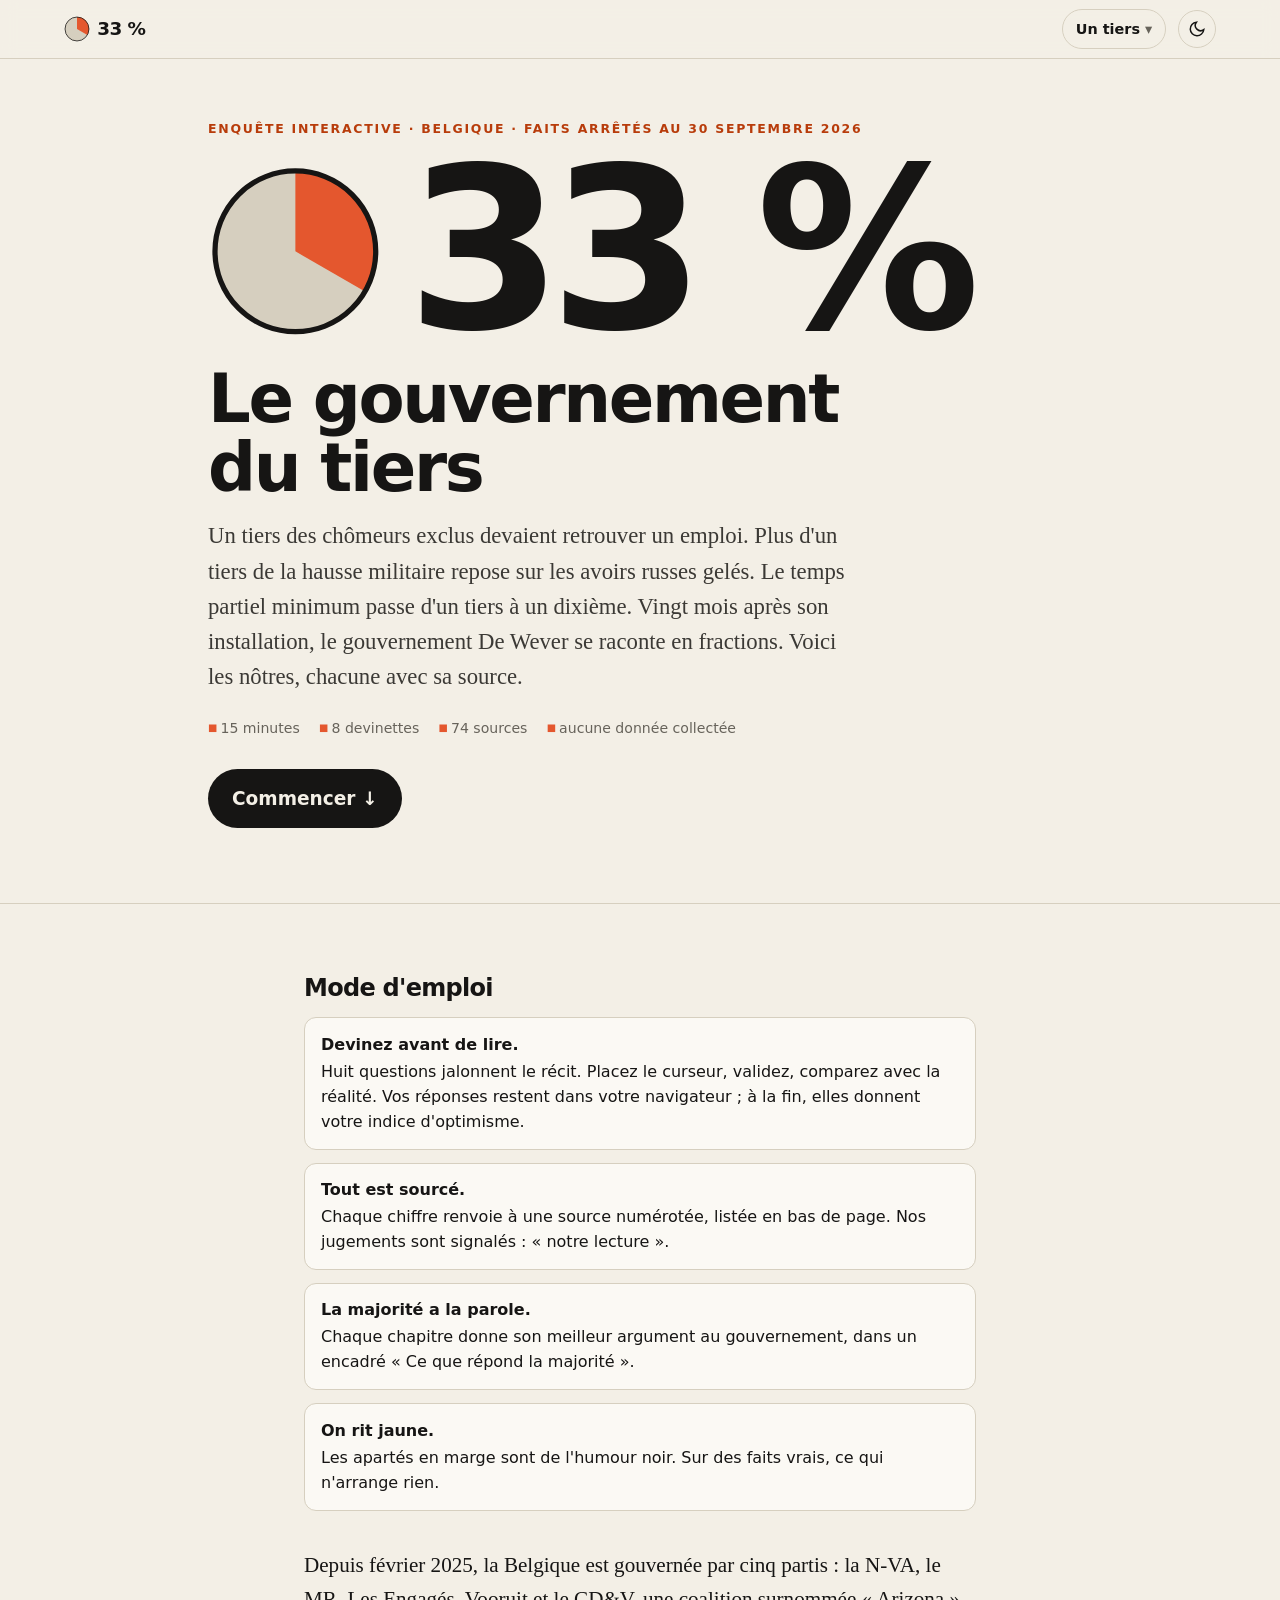
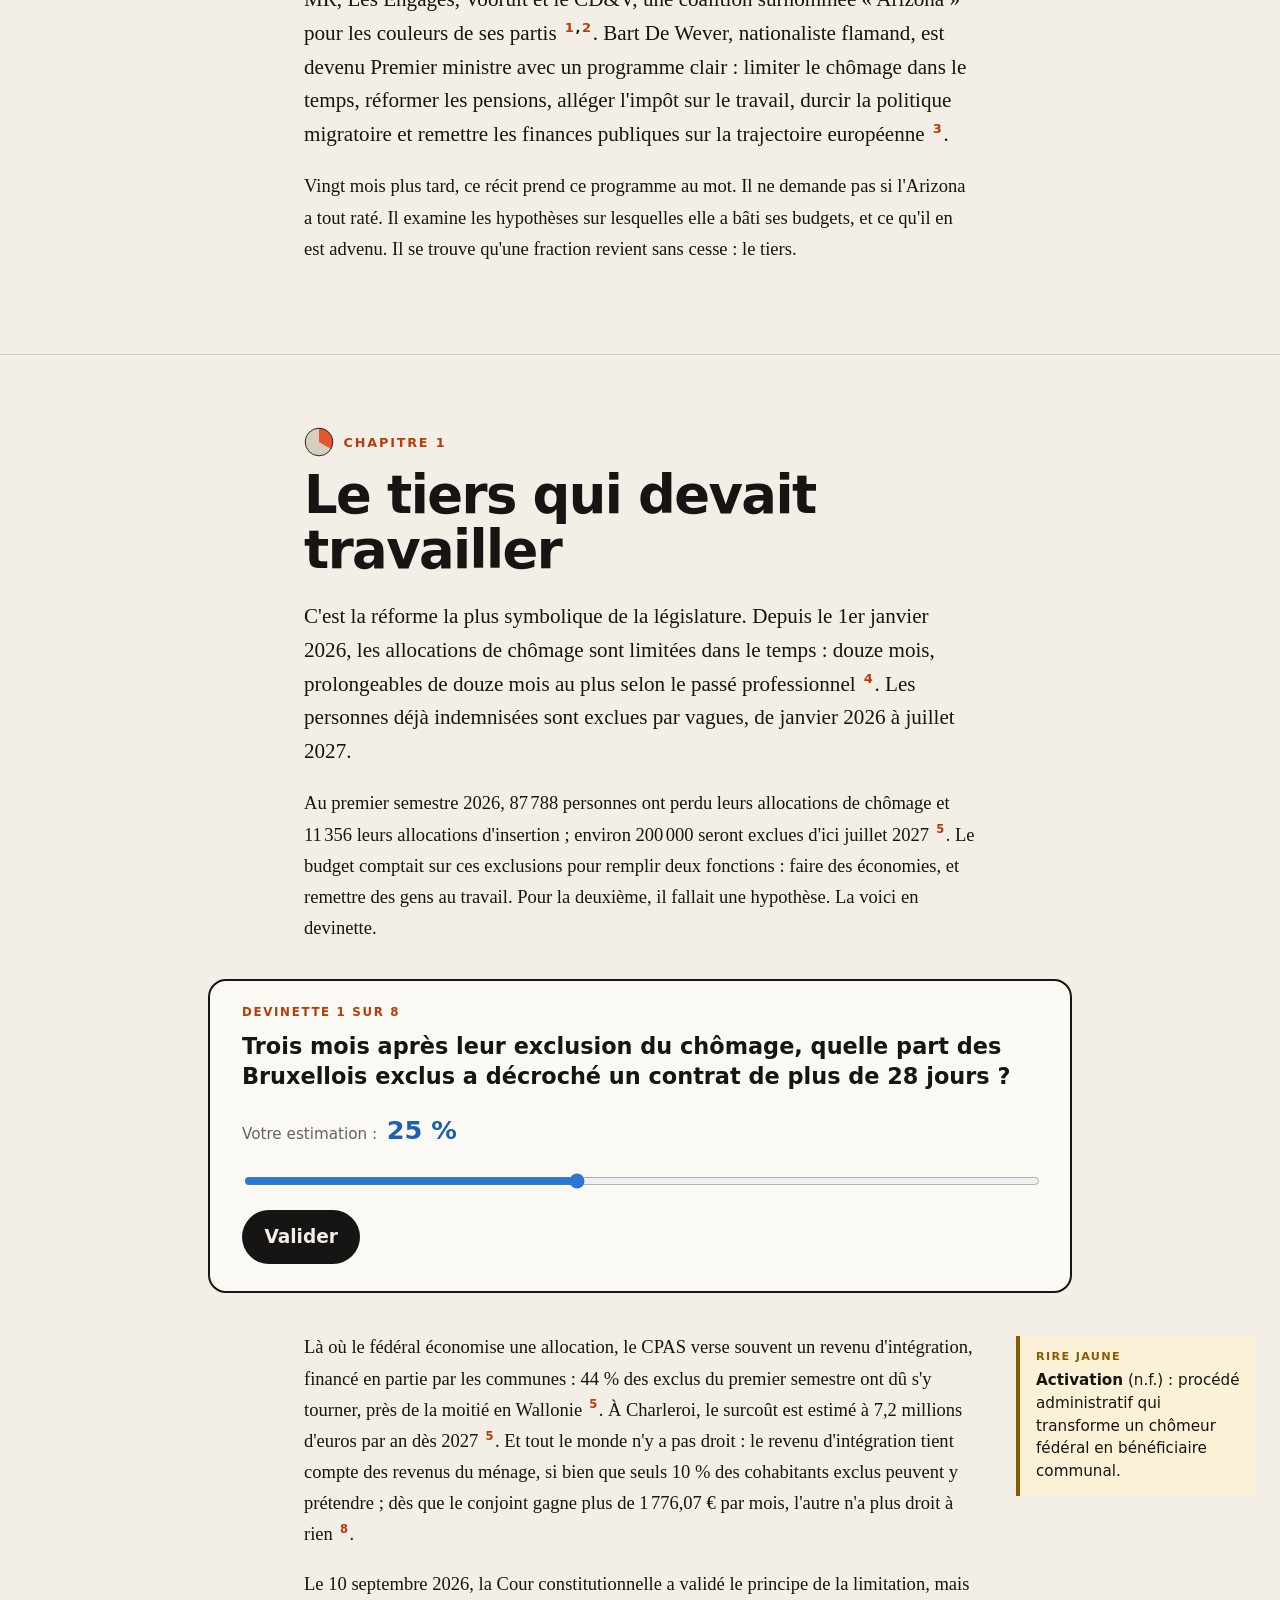
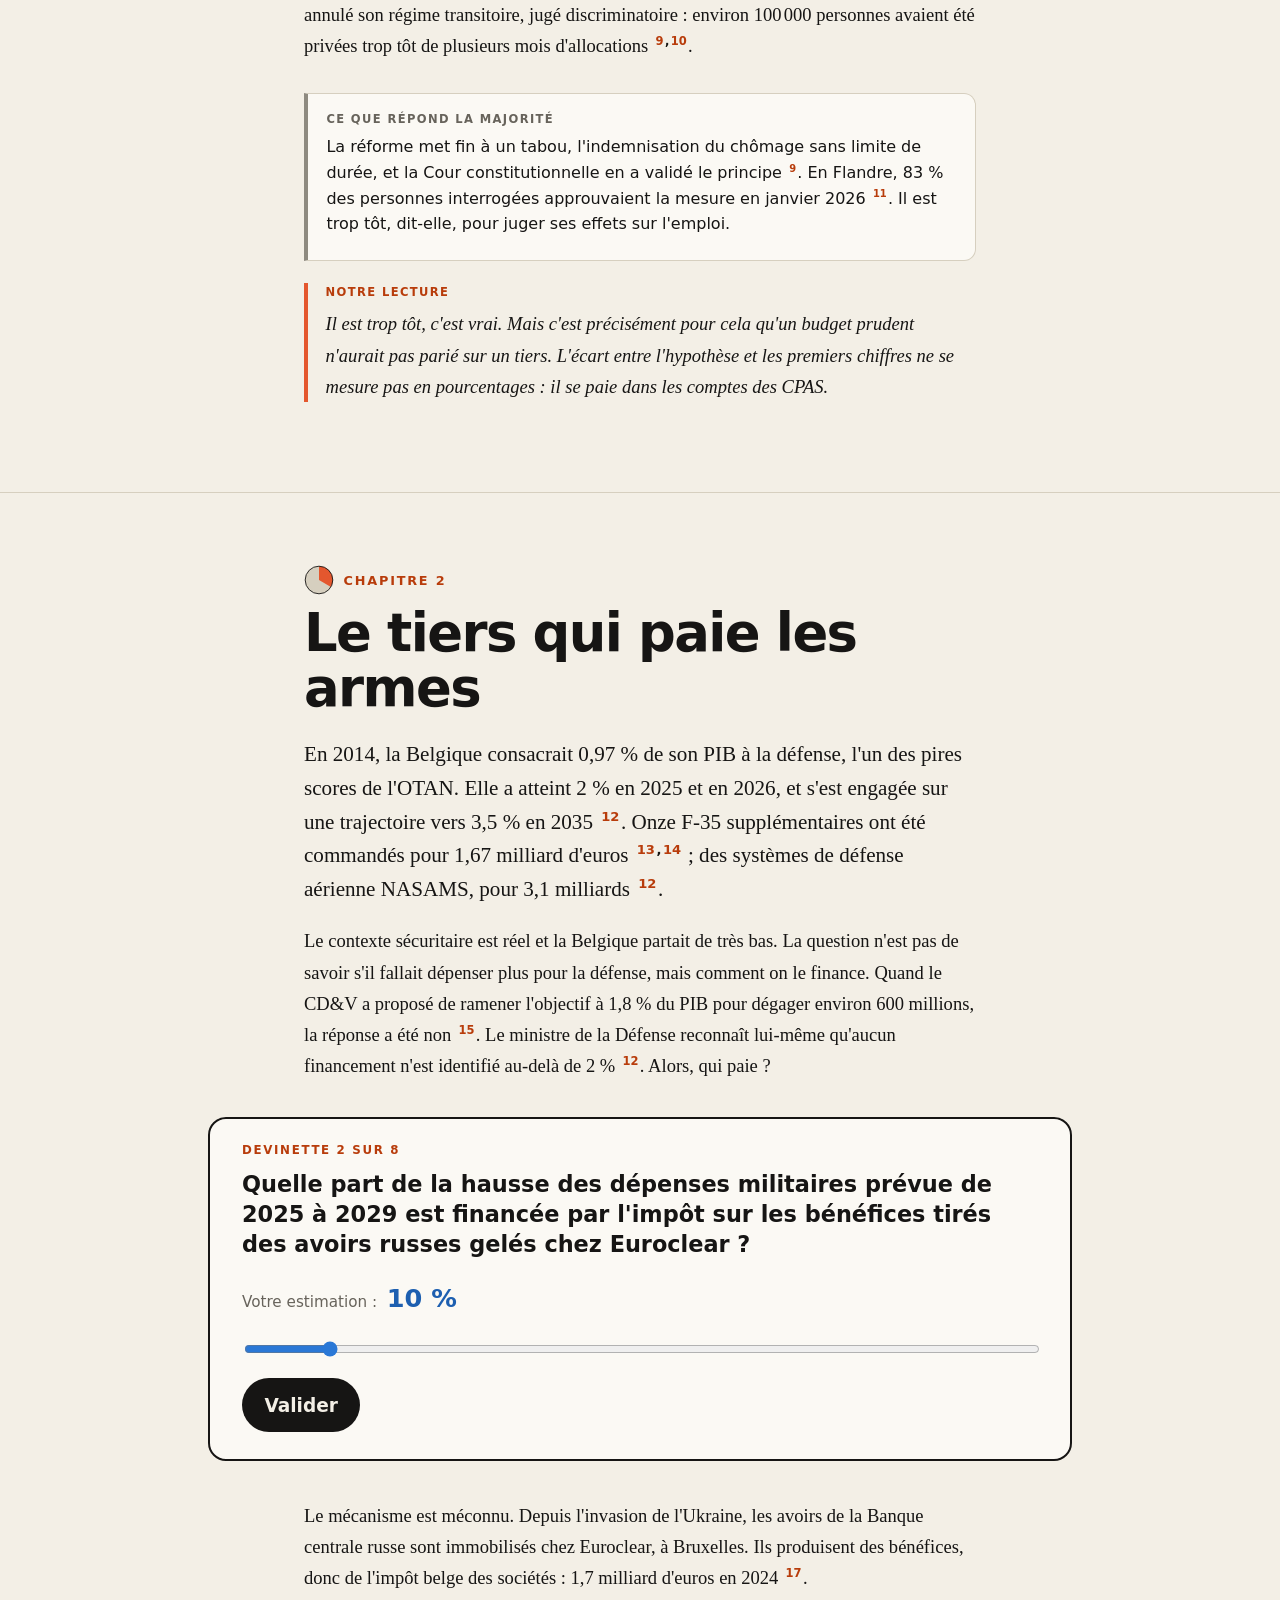
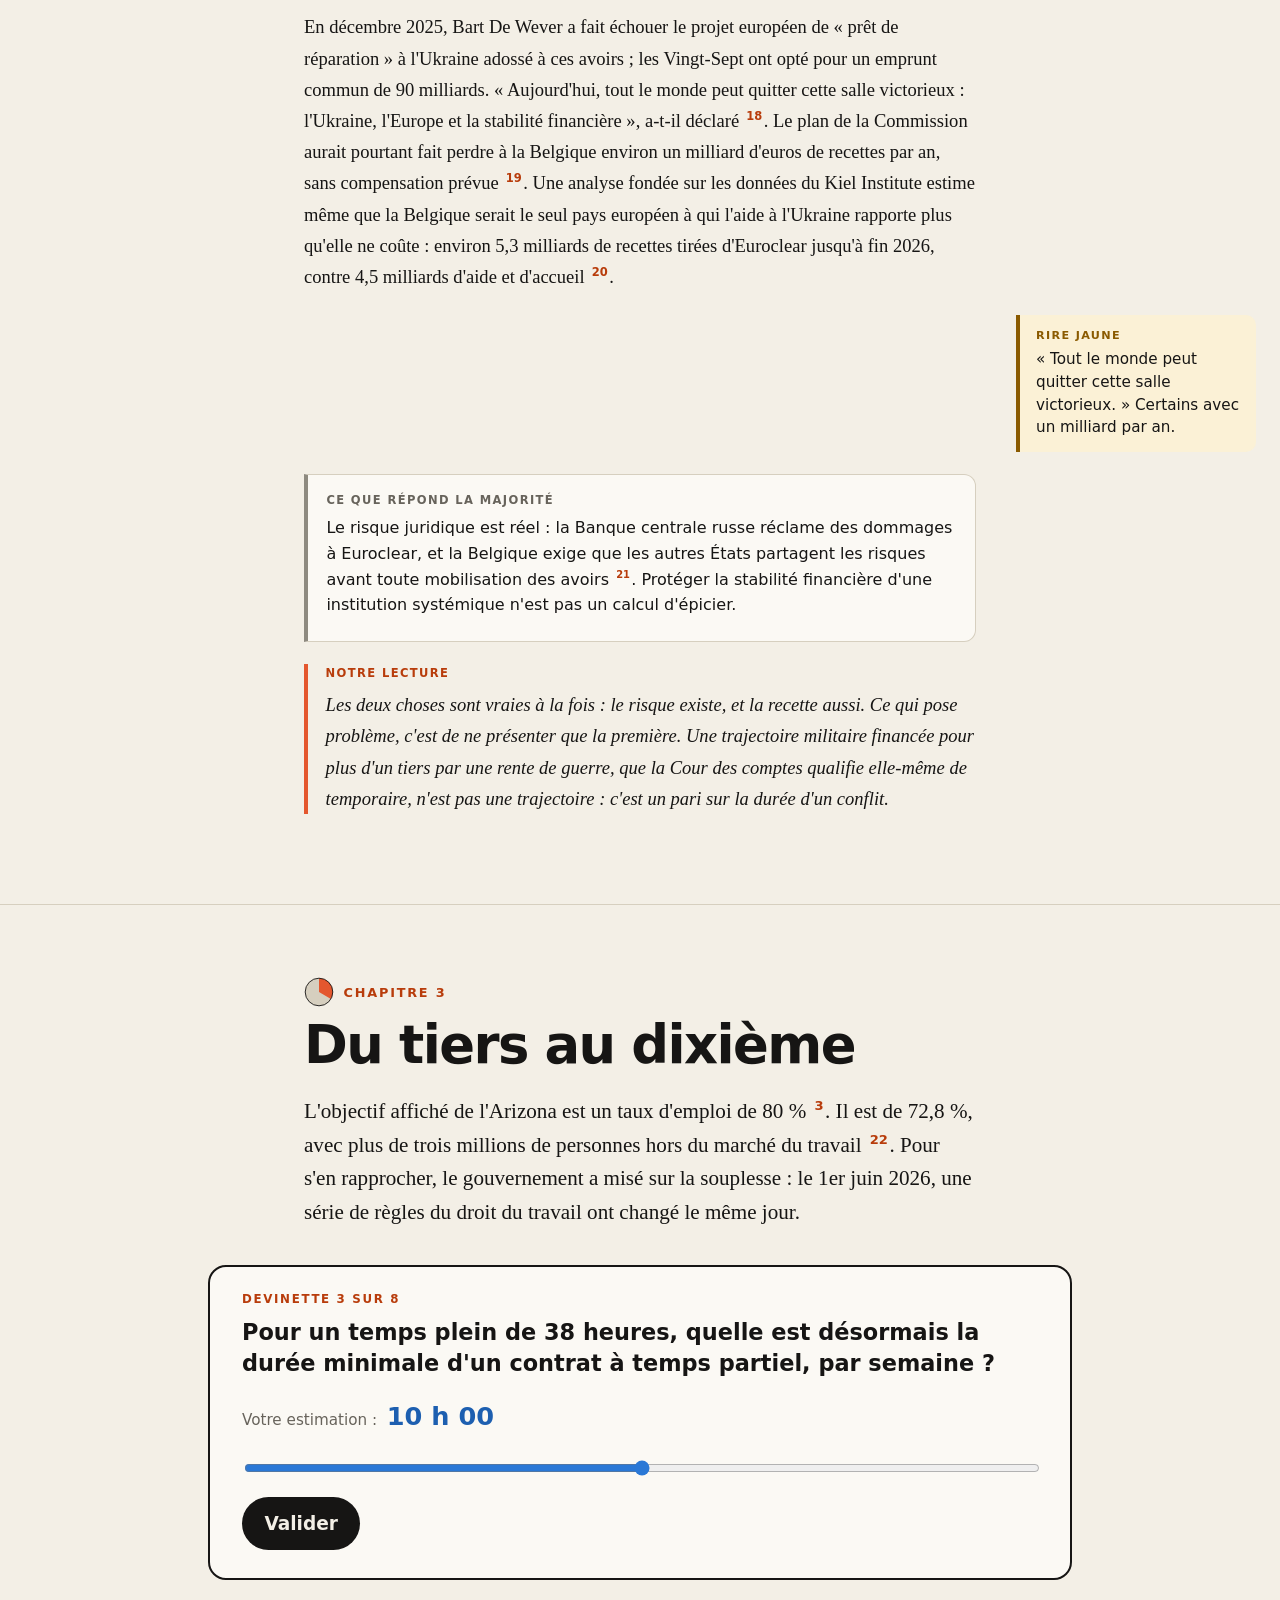
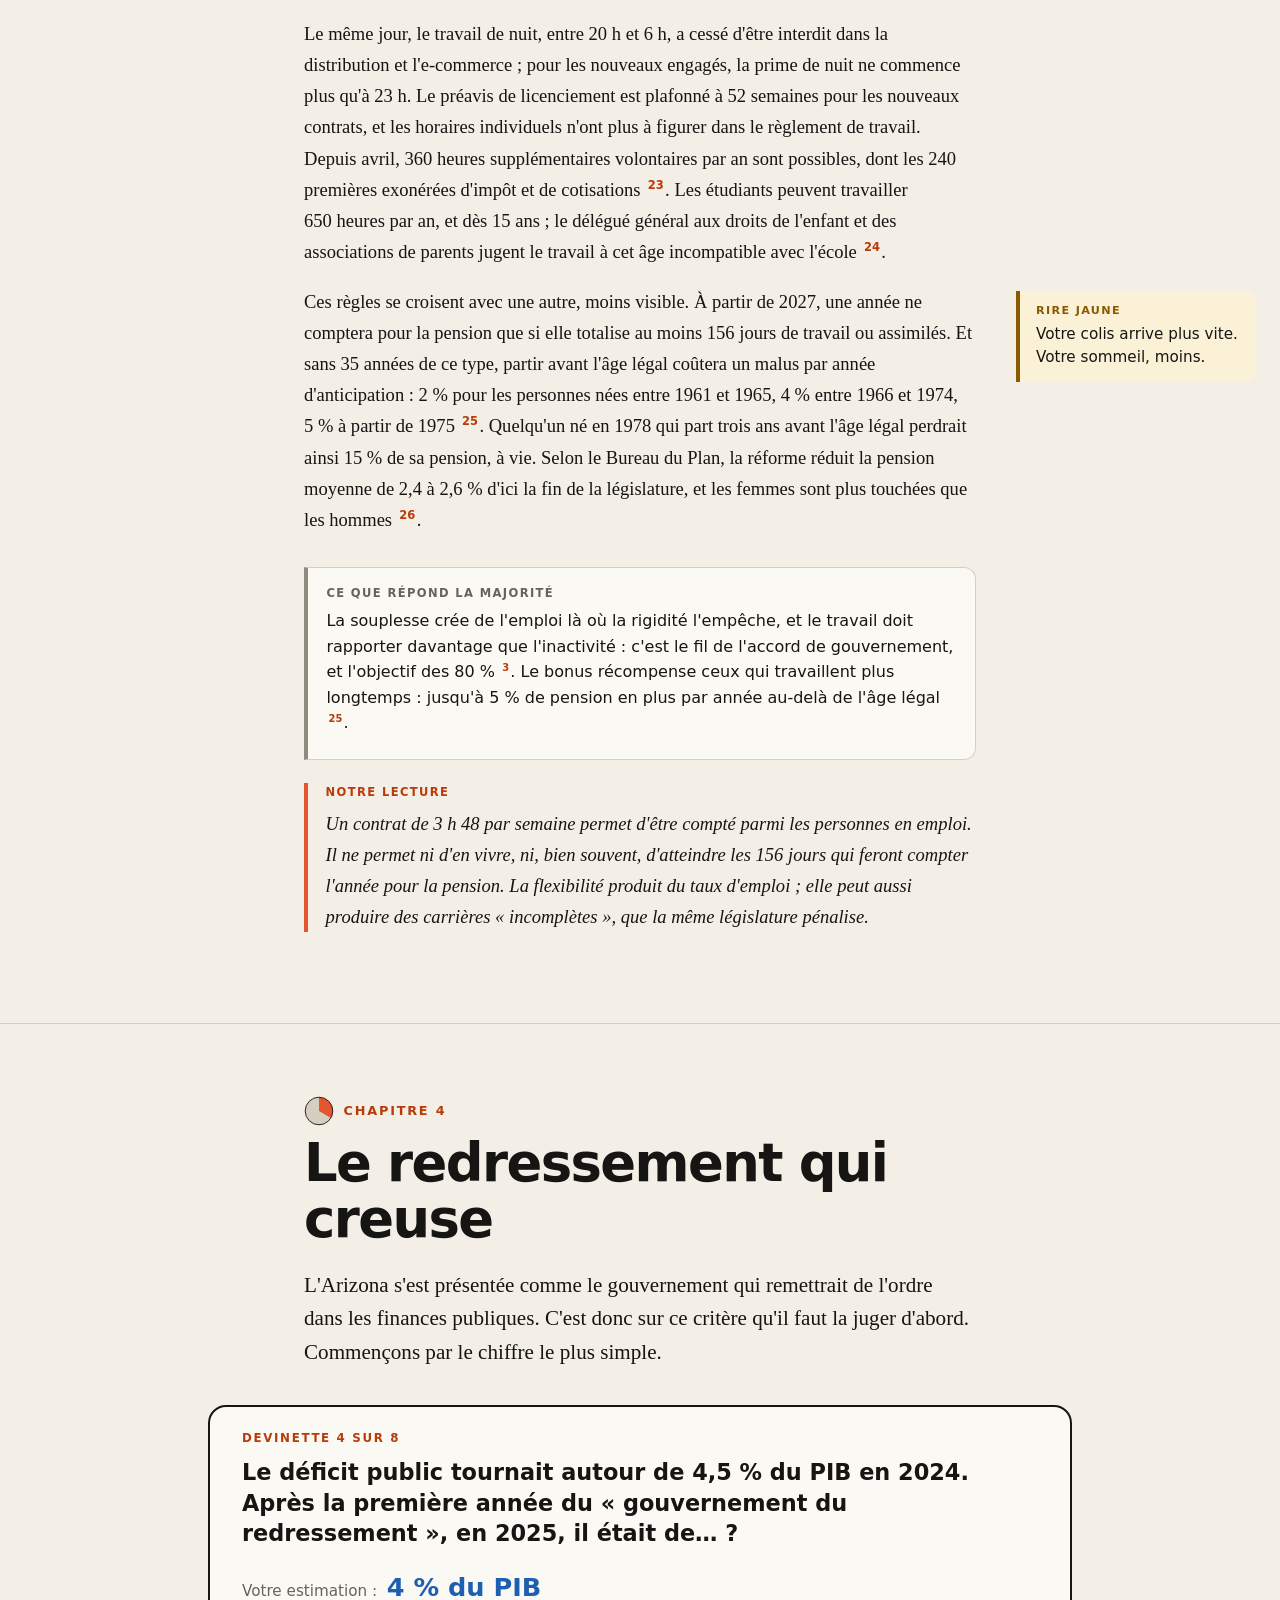
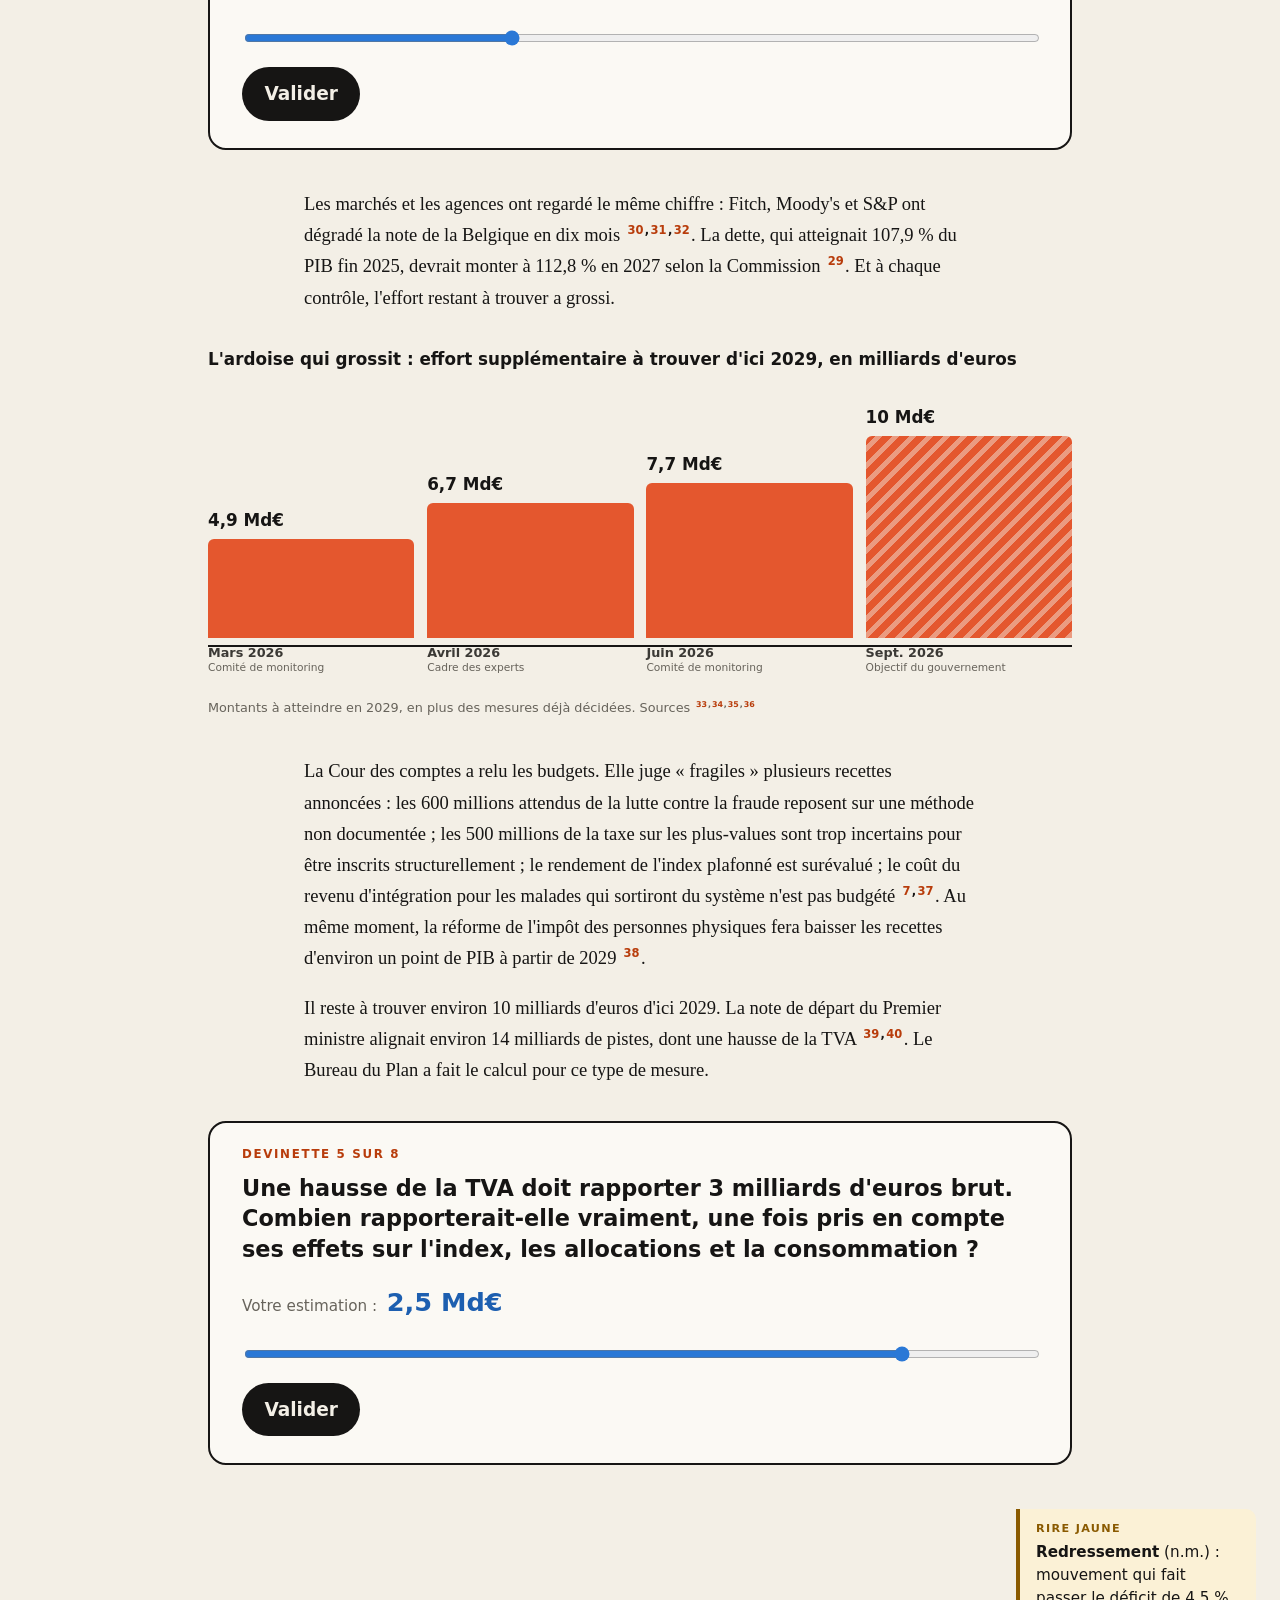
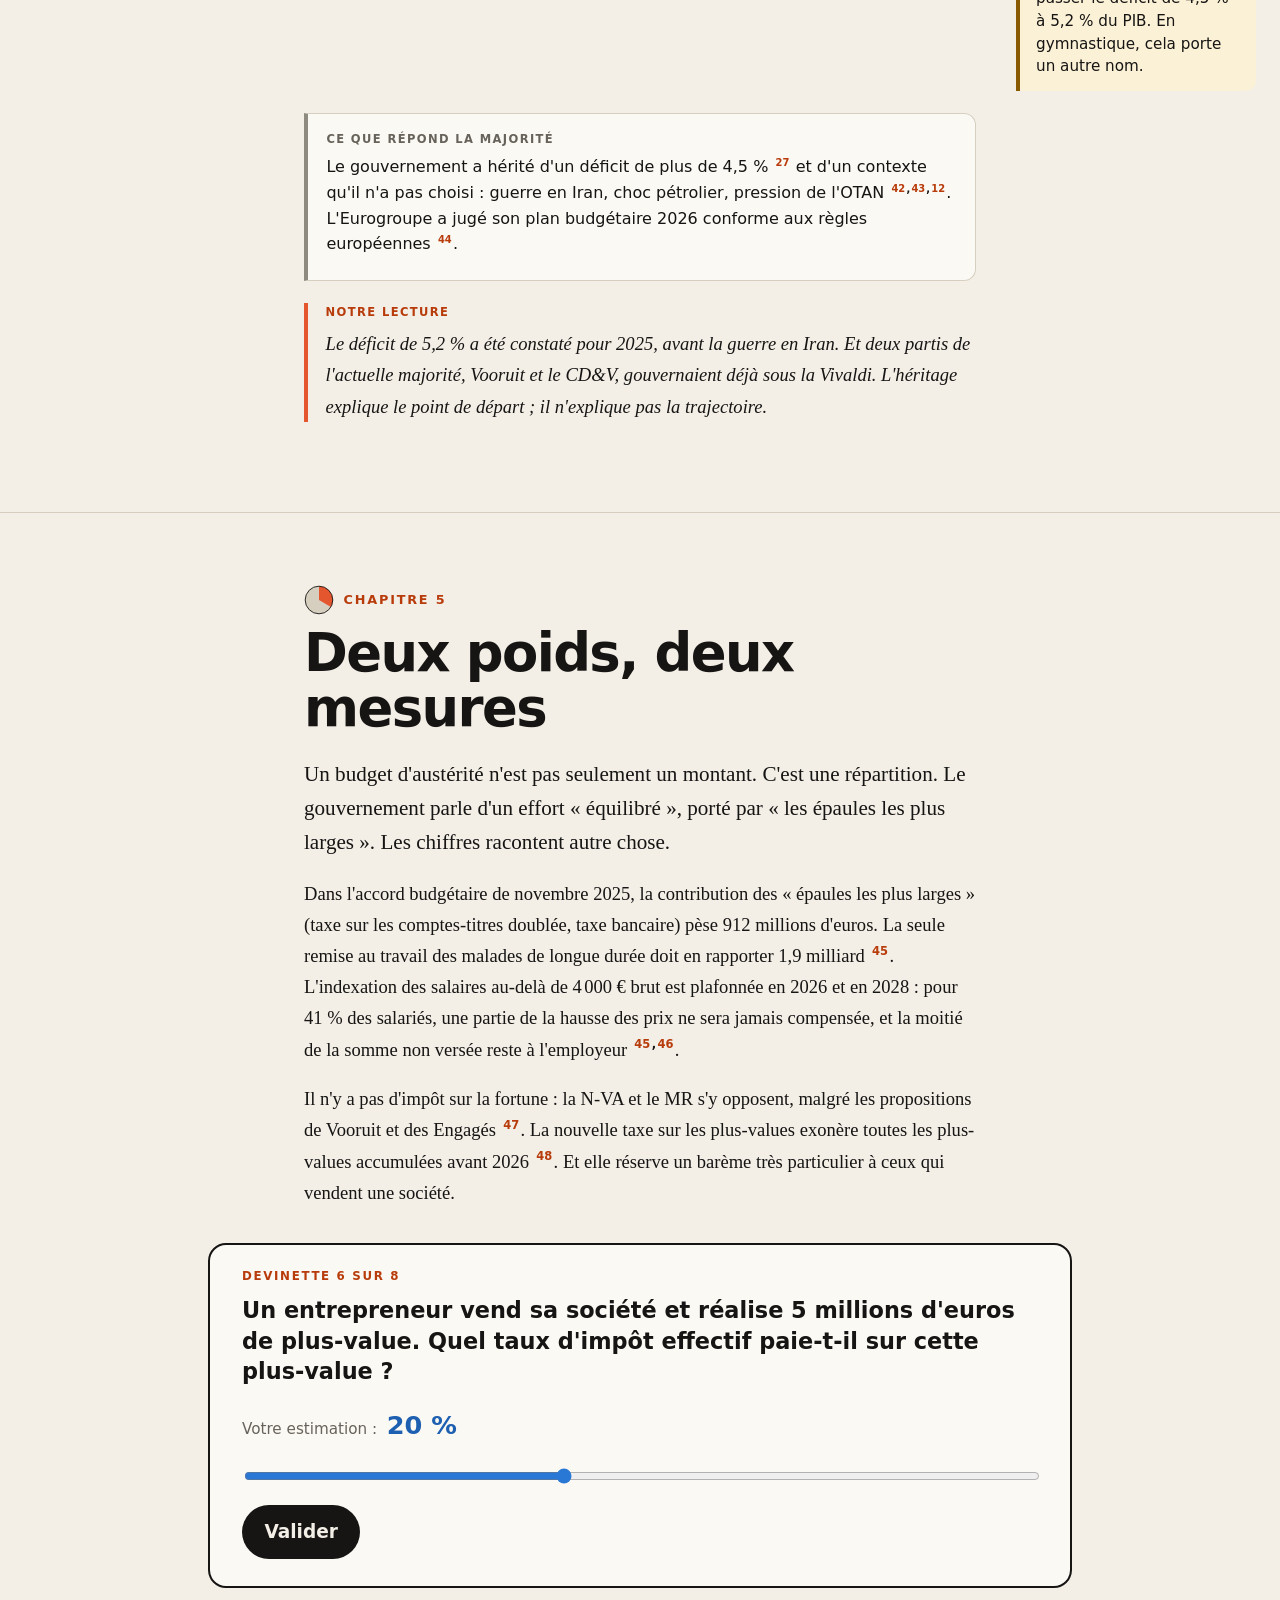
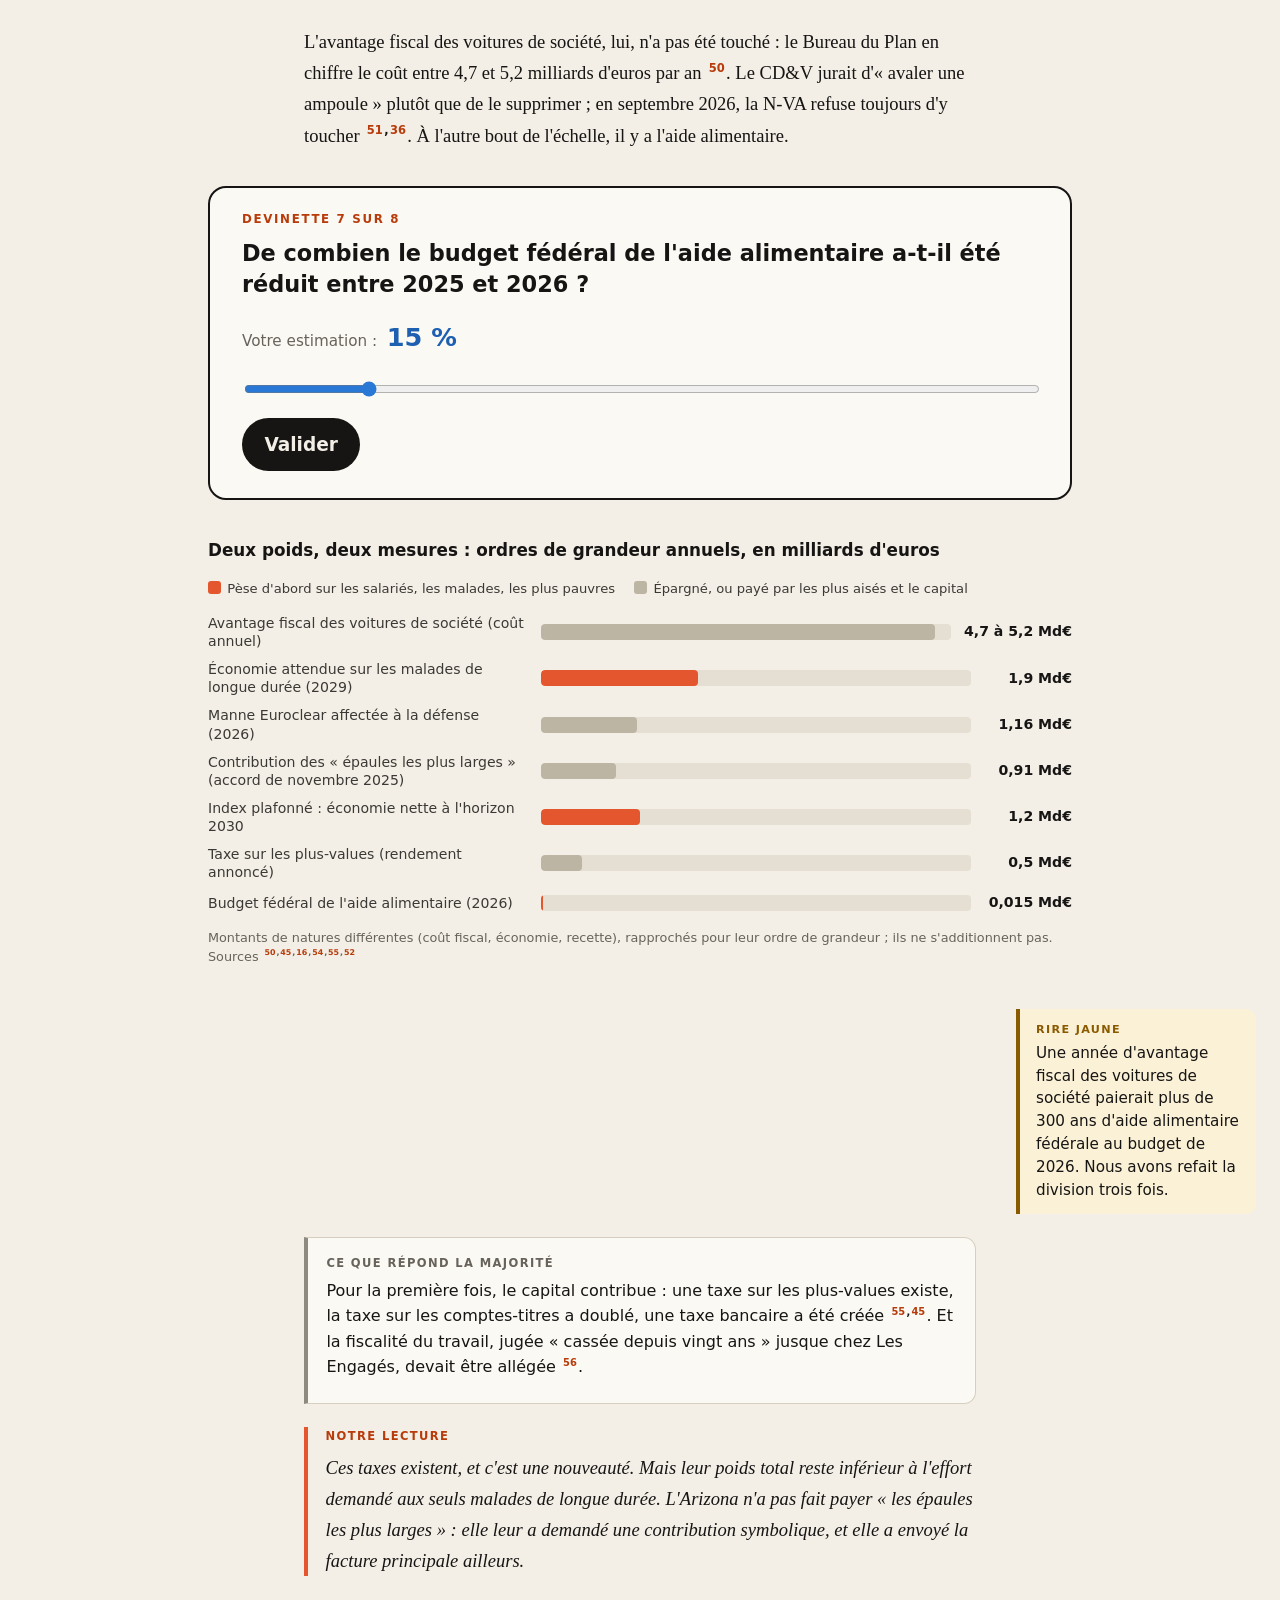
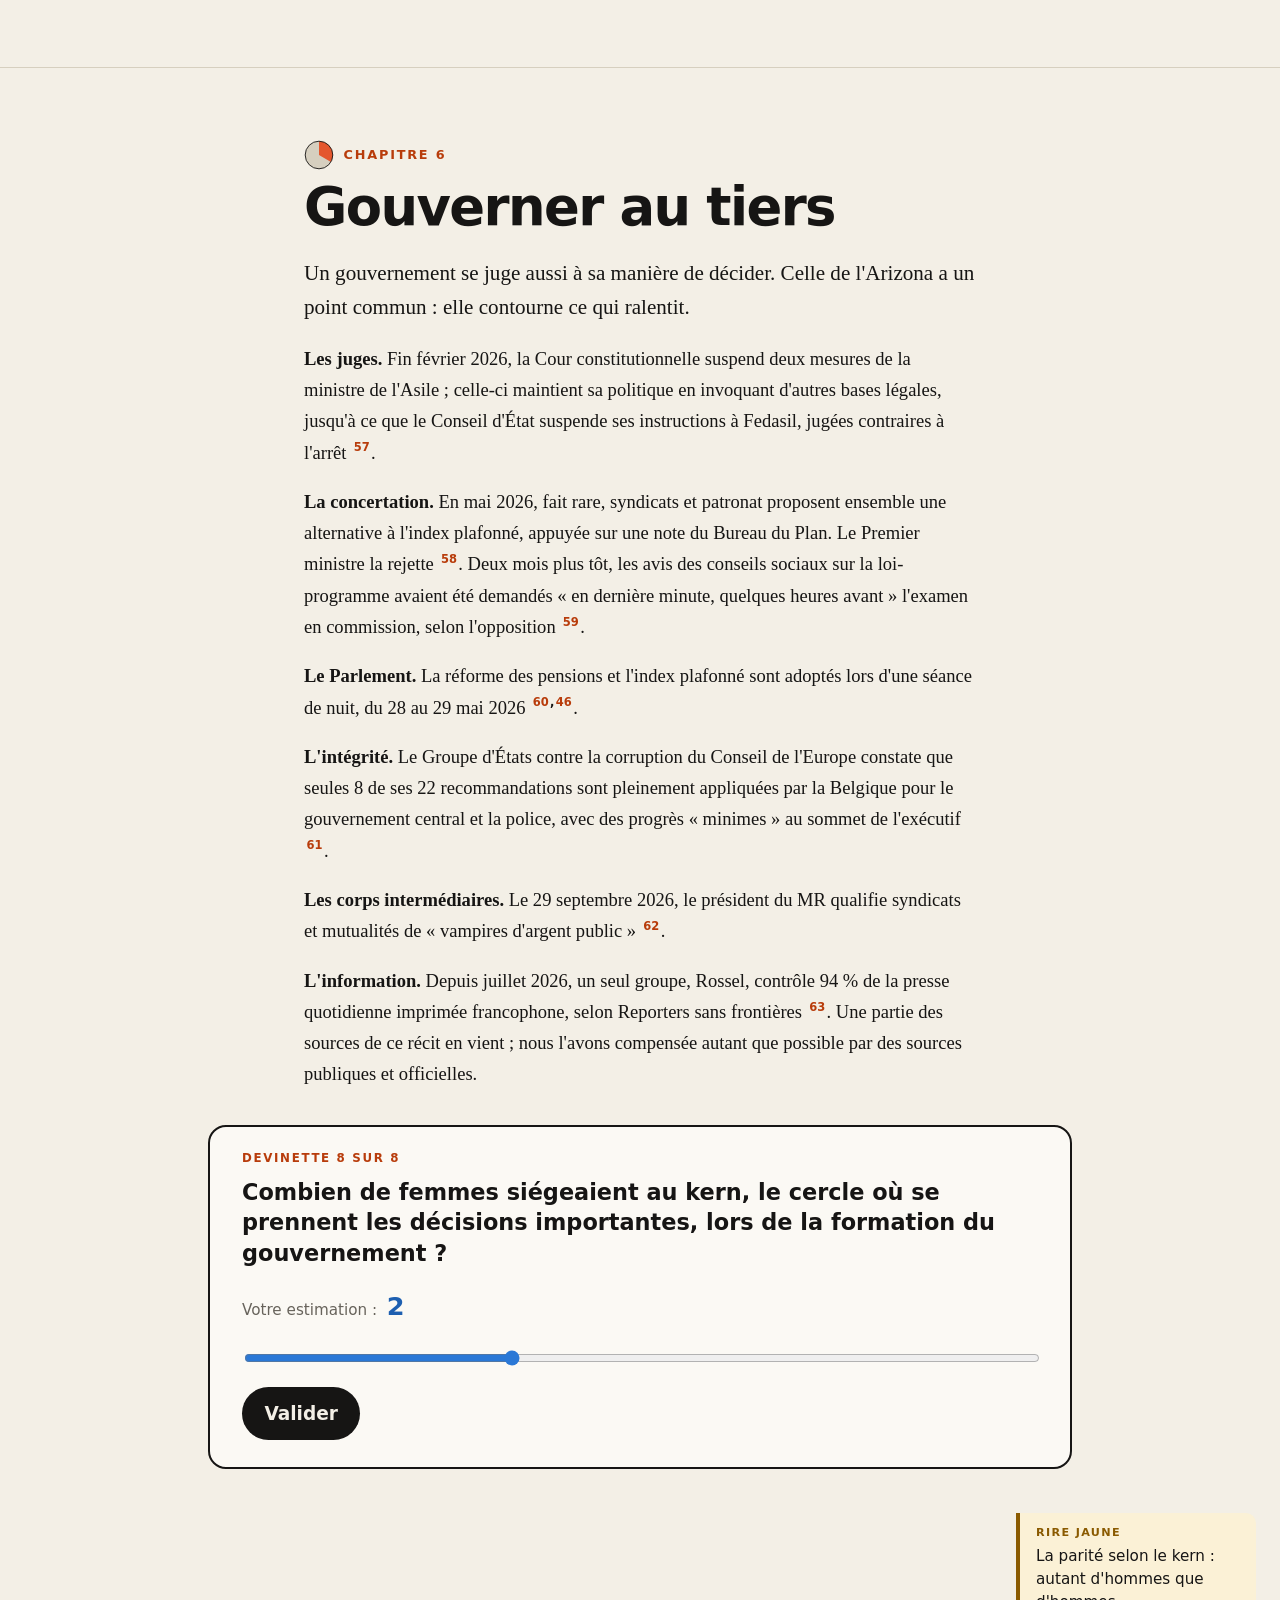
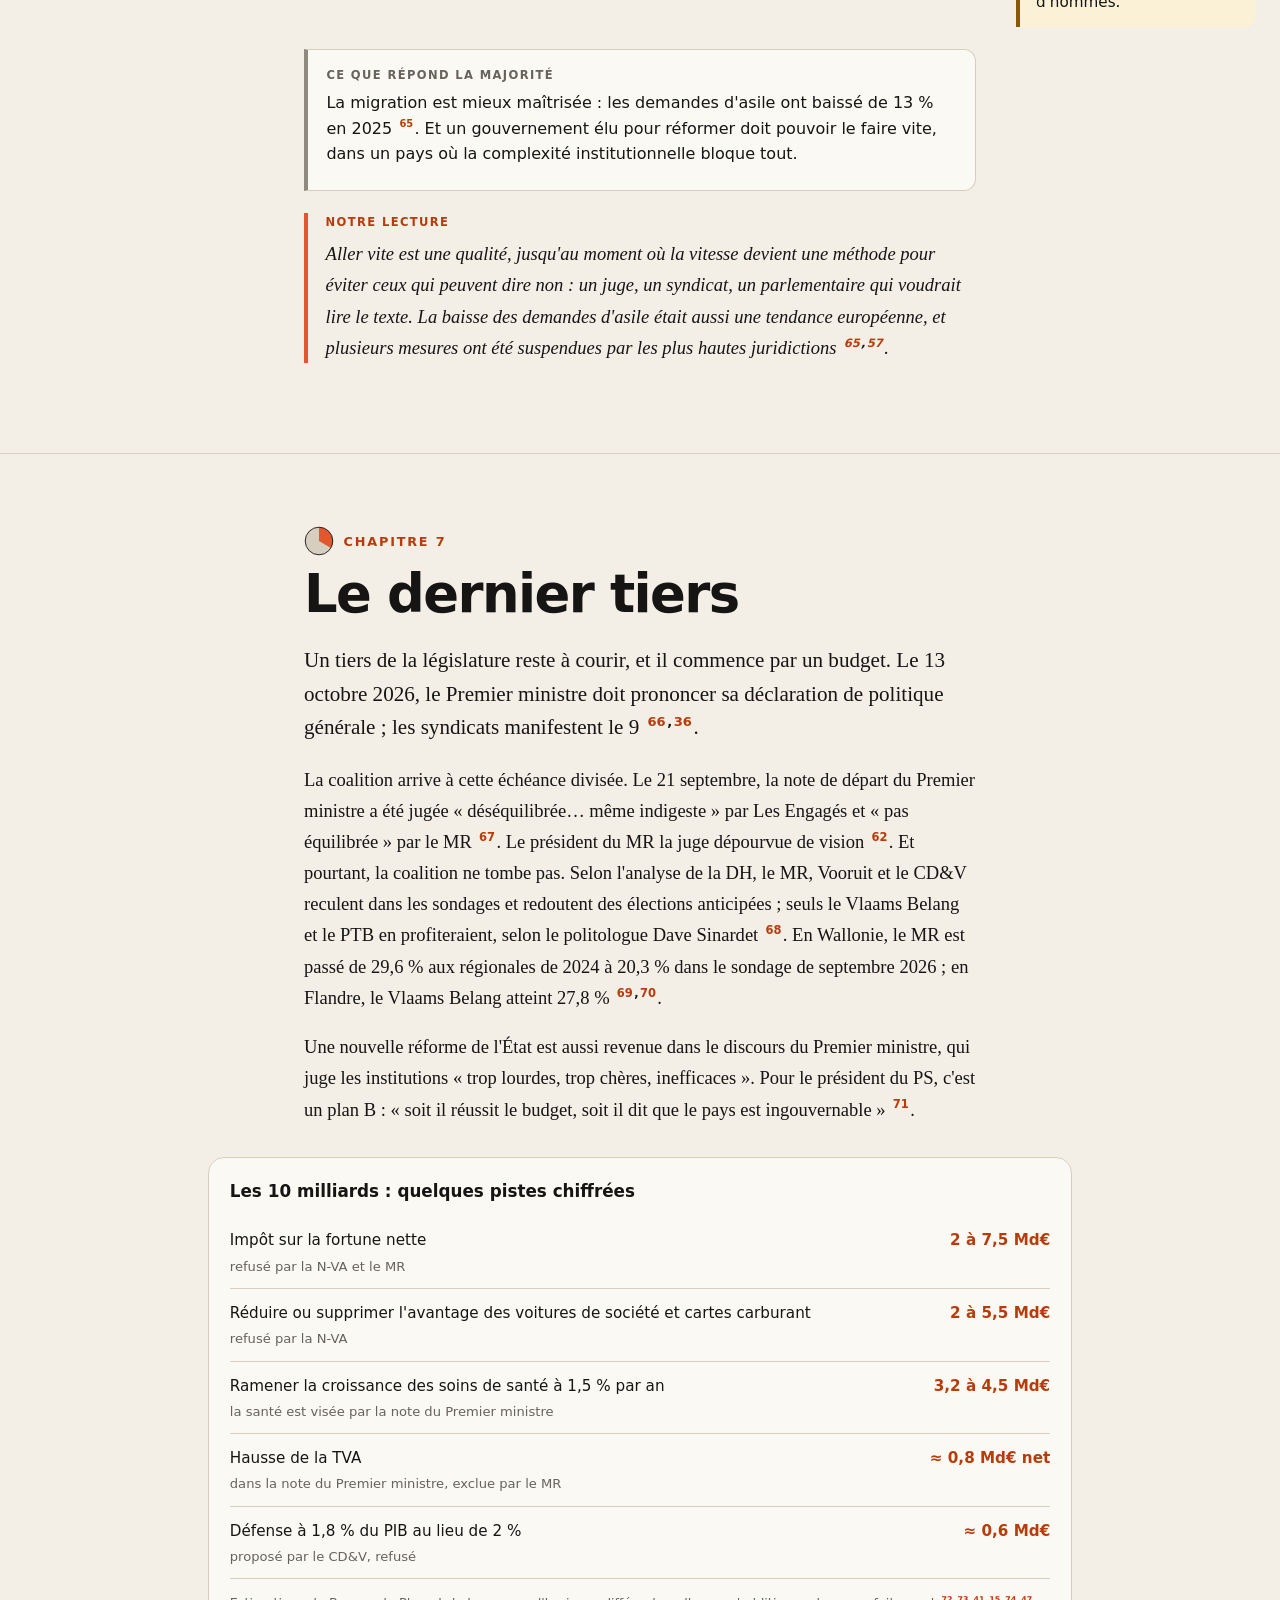
<file: index.html>
<!DOCTYPE html><html lang='fr'><head><meta charset='utf-8'><meta name='viewport' content='width=device-width, initial-scale=1'><title>33 % — Le gouvernement du tiers</title><meta name='description' content='Un tiers des exclus devaient retrouver un emploi ; un tiers de la hausse militaire repose sur les avoirs russes ; le temps partiel minimum passe d&#x27;un tiers à un dixième. Récit interactif et sourcé sur le gouvernement belge De Wever, avec huit devinettes pour mesurer votre optimisme.'><meta name='referrer' content='no-referrer'><meta property='og:type' content='article'><meta property='og:title' content='33 % — Le gouvernement du tiers'><meta property='og:description' content='Un tiers des exclus devaient retrouver un emploi ; un tiers de la hausse militaire repose sur les avoirs russes ; le temps partiel minimum passe d&#x27;un tiers à un dixième. Récit interactif et sourcé sur le gouvernement belge De Wever, avec huit devinettes pour mesurer votre optimisme.'><meta property='og:locale' content='fr_BE'><meta name='theme-color' content='#f3efe6' media='(prefers-color-scheme: light)'><meta name='theme-color' content='#121110' media='(prefers-color-scheme: dark)'><link rel='icon' href='assets/favicon.svg' type='image/svg+xml'><link rel='stylesheet' href='assets/style.css'><script>try{var t=localStorage.getItem('tiers-theme');if(t)document.documentElement.setAttribute('data-theme',t)}catch(e){}document.documentElement.classList.add('js')</script></head><body><a class='skip' href='#contenu'>Aller au contenu</a><div class='progress' aria-hidden='true'><span></span></div><header class='top'><a class='logo' href='index.html' aria-label='33 %, accueil'><svg class='tiers' viewBox='0 0 100 100' aria-hidden='true'><circle cx='50' cy='50' r='46' class='t-bg'/><path d='M50 50 L50 4 A46 46 0 0 1 89.84 73 Z' class='t-part'/><circle cx='50' cy='50' r='46' class='t-ring'/></svg><span>33&nbsp;%</span></a><details class='chap'><summary>Chapitres</summary><nav aria-label='Chapitres'><ol><li><a href='#prologue'><span class='cn-n'>·</span><span class='cn-t'>Un tiers</span></a></li><li><a href='#travailler'><span class='cn-n'>1</span><span class='cn-t'>Le tiers qui devait travailler</span></a></li><li><a href='#armes'><span class='cn-n'>2</span><span class='cn-t'>Le tiers qui paie les armes</span></a></li><li><a href='#dixieme'><span class='cn-n'>3</span><span class='cn-t'>Du tiers au dixième</span></a></li><li><a href='#redressement'><span class='cn-n'>4</span><span class='cn-t'>Le redressement qui creuse</span></a></li><li><a href='#deux-poids'><span class='cn-n'>5</span><span class='cn-t'>Deux poids, deux mesures</span></a></li><li><a href='#methode'><span class='cn-n'>6</span><span class='cn-t'>Gouverner au tiers</span></a></li><li><a href='#dernier-tiers'><span class='cn-n'>7</span><span class='cn-t'>Le dernier tiers</span></a></li><li><a href='#indice'><span class='cn-n'>✓</span><span class='cn-t'>Votre indice d&#x27;optimisme</span></a></li></ol></nav></details><button class='theme' type='button' aria-label='Changer de thème'><svg viewBox="0 0 24 24" class="i-moon" aria-hidden="true"><path d="M21 12.8A9 9 0 1 1 11.2 3a7 7 0 0 0 9.8 9.8z"/></svg><svg viewBox="0 0 24 24" class="i-sun" aria-hidden="true"><circle cx="12" cy="12" r="4"/><path d="M12 2v2M12 20v2M4.9 4.9l1.4 1.4M17.7 17.7l1.4 1.4M2 12h2M20 12h2M4.9 19.1l1.4-1.4M17.7 6.3l1.4-1.4"/></svg></button></header><main id='contenu'><section class="hero" id="prologue">
<p class="kicker">Enquête interactive · Belgique · faits arrêtés au 30 septembre 2026</p>
<p class="hero-num" aria-hidden="true"><svg class='tiers' viewBox='0 0 100 100' aria-hidden='true'><circle cx='50' cy='50' r='46' class='t-bg'/><path d='M50 50 L50 4 A46 46 0 0 1 89.84 73 Z' class='t-part'/><circle cx='50' cy='50' r='46' class='t-ring'/></svg><span>33&nbsp;%</span></p>
<h1>Le gouvernement du tiers</h1>
<p class="dek">Un tiers des chômeurs exclus devaient retrouver un emploi. Plus d'un tiers de la hausse militaire repose sur les avoirs russes gelés. Le temps partiel minimum passe d'un tiers à un dixième. Vingt mois après son installation, le gouvernement De Wever se raconte en fractions. Voici les nôtres, chacune avec sa source.</p>
<p class="hero-meta"><span>15 minutes</span><span>8 devinettes</span><span>74 sources</span><span>aucune donnée collectée</span></p>
<a class="start" href="#mode">Commencer</a>
</section>

<section class="chapter" id="mode" aria-labelledby="mode-t">
<h2 id="mode-t" class="small-h">Mode d'emploi</h2>
<ul class="rules">
<li><span class="r-k">Devinez avant de lire.</span> Huit questions jalonnent le récit. Placez le curseur, validez, comparez avec la réalité. Vos réponses restent dans votre navigateur ; à la fin, elles donnent votre indice d'optimisme.</li>
<li><span class="r-k">Tout est sourcé.</span> Chaque chiffre renvoie à une source numérotée, listée en bas de page. Nos jugements sont signalés : « notre lecture ».</li>
<li><span class="r-k">La majorité a la parole.</span> Chaque chapitre donne son meilleur argument au gouvernement, dans un encadré « Ce que répond la majorité ».</li>
<li><span class="r-k">On rit jaune.</span> Les apartés en marge sont de l'humour noir. Sur des faits vrais, ce qui n'arrange rien.</li>
</ul>
<p class="lead">Depuis février 2025, la Belgique est gouvernée par cinq partis : la N-VA, le MR, Les Engagés, Vooruit et le CD&amp;V, une coalition surnommée « Arizona » pour les couleurs de ses partis <sup class="ref"><a href="#s-1" title="Wikipedia (EN) — De Wever government (30 septembre 2026)">1</a>,<a href="#s-2" title="VRT NWS (FR) — Les quinze nouveaux ministres du gouvernement fédéral ont prêté serment devant le Roi (3 février 2025)">2</a></sup>. Bart De Wever, nationaliste flamand, est devenu Premier ministre avec un programme clair : limiter le chômage dans le temps, réformer les pensions, alléger l'impôt sur le travail, durcir la politique migratoire et remettre les finances publiques sur la trajectoire européenne <sup class="ref"><a href="#s-3" title="RTBF Actus — Voici les principales mesures décidées par le nouveau gouvernement de Bart De Wever (janvier 2025)">3</a></sup>.</p>
<p>Vingt mois plus tard, ce récit prend ce programme au mot. Il ne demande pas si l'Arizona a tout raté. Il examine les hypothèses sur lesquelles elle a bâti ses budgets, et ce qu'il en est advenu. Il se trouve qu'une fraction revient sans cesse : le tiers.</p>
</section>

<section class="chapter" id="travailler" aria-labelledby="travailler-t">
<p class='ch-n'><svg class='tiers' viewBox='0 0 100 100' aria-hidden='true'><circle cx='50' cy='50' r='46' class='t-bg'/><path d='M50 50 L50 4 A46 46 0 0 1 89.84 73 Z' class='t-part'/><circle cx='50' cy='50' r='46' class='t-ring'/></svg><span>Chapitre 1</span></p>
<h2 id="travailler-t">Le tiers qui devait travailler</h2>
<p class="lead">C'est la réforme la plus symbolique de la législature. Depuis le 1er janvier 2026, les allocations de chômage sont limitées dans le temps : douze mois, prolongeables de douze mois au plus selon le passé professionnel <sup class="ref"><a href="#s-4" title="RTBF Actus — Limitation dans le temps des allocations de chômage, qui sera exclu et quand ? (mis à jour le 31 mars 2026) (31 mars 2026)">4</a></sup>. Les personnes déjà indemnisées sont exclues par vagues, de janvier 2026 à juillet 2027.</p>
<p>Au premier semestre 2026, 87 788 personnes ont perdu leurs allocations de chômage et 11 356 leurs allocations d'insertion ; environ 200 000 seront exclues d'ici juillet 2027 <sup class="ref"><a href="#s-5" title="Moustique — Réforme du chômage : l&#x27;exclusion pousse près d&#x27;une personne sur deux vers les CPAS, voici 5 chiffres pour comprendre (4 août 2026)">5</a></sup>. Le budget comptait sur ces exclusions pour remplir deux fonctions : faire des économies, et remettre des gens au travail. Pour la deuxième, il fallait une hypothèse. La voici en devinette.</p>
<section class='guess' id='q1' data-guess data-answer='7.1' data-answer-display='7,1 %' data-min='0' data-max='60' data-step='1' data-unit=' %' data-scale='60' data-bias='up' aria-labelledby='q1-q'><p class='g-n'>Devinette 1 sur 8</p><p class='g-q' id='q1-q'>Trois mois après leur exclusion du chômage, quelle part des Bruxellois exclus a décroché un contrat de plus de 28 jours ?</p><div class='g-ui' hidden><p class='g-lab'><label for='q1-r'>Votre estimation :</label> <output id='q1-o' for='q1-r'></output></p><input class='g-range' id='q1-r' type='range' min='0' max='60' step='1' value='25'><button class='g-go' type='button'>Valider</button></div><div class='g-reveal' aria-live='polite'><div class='bars'><div class='bar b-you' data-you hidden><span class='b-l'>Votre estimation</span><span class='b-track'><span class='b-fill'></span></span><span class='b-v'></span></div><div class='bar b-gov'><span class='b-l'>Hypothèse du budget fédéral</span><span class='b-track'><span class='b-fill' style='--v:55.50%'></span></span><span class='b-v'>un tiers</span></div><div class='bar b-ref'><span class='b-l'>Prévision de la Banque nationale</span><span class='b-track'><span class='b-range' style='--from:16.67%;--to:33.33%'></span></span><span class='b-v'>10 à 20 %</span></div><div class='bar b-real'><span class='b-l'>Réalité à Bruxelles, trois mois après</span><span class='b-track'><span class='b-fill' style='--v:11.83%'></span></span><span class='b-v'>7,1 %</span></div><div class='bar b-alt'><span class='b-l'>Passés au CPAS dans le même délai</span><span class='b-track'><span class='b-fill' style='--v:79.33%'></span></span><span class='b-v'>47,6 %</span></div></div><p class='g-ans'><strong>7,1 %.</strong> Parmi les exclus bruxellois du premier trimestre 2026, 7,1 % ont un contrat de plus de 28 jours trois mois plus tard ; 47,6 % émargent au CPAS <sup class="ref"><a href="#s-6" title="Moustique — Exclus du chômage : moins de 10 % des concernés ont retrouvé un travail à Bruxelles, la moitié se tourne vers les CPAS (25 septembre 2026)">6</a></sup>. Le budget supposait qu'un tiers des exclus retrouveraient un emploi ; la Banque nationale table sur 10 à 20 %, rappelle la Cour des comptes <sup class="ref"><a href="#s-7" title="RTBF Actus — Chômage, indexation, TVA… : la Cour des comptes doute des effets des réformes de l&#x27;Arizona (février 2026)">7</a></sup>.</p></div></section>
<aside class="rire"><span class="rire-k">Rire jaune</span><strong>Activation</strong> (n.f.) : procédé administratif qui transforme un chômeur fédéral en bénéficiaire communal.</aside>
<p>Là où le fédéral économise une allocation, le CPAS verse souvent un revenu d'intégration, financé en partie par les communes : 44 % des exclus du premier semestre ont dû s'y tourner, près de la moitié en Wallonie <sup class="ref"><a href="#s-5" title="Moustique — Réforme du chômage : l&#x27;exclusion pousse près d&#x27;une personne sur deux vers les CPAS, voici 5 chiffres pour comprendre (4 août 2026)">5</a></sup>. À Charleroi, le surcoût est estimé à 7,2 millions d'euros par an dès 2027 <sup class="ref"><a href="#s-5" title="Moustique — Réforme du chômage : l&#x27;exclusion pousse près d&#x27;une personne sur deux vers les CPAS, voici 5 chiffres pour comprendre (4 août 2026)">5</a></sup>. Et tout le monde n'y a pas droit : le revenu d'intégration tient compte des revenus du ménage, si bien que seuls 10 % des cohabitants exclus peuvent y prétendre ; dès que le conjoint gagne plus de 1 776,07 € par mois, l'autre n'a plus droit à rien <sup class="ref"><a href="#s-8" title="L&#x27;Avenir — Les cohabitants, grands perdants de la réforme du chômage de l&#x27;Arizona (15 juillet 2025)">8</a></sup>.</p>
<p>Le 10 septembre 2026, la Cour constitutionnelle a validé le principe de la limitation, mais annulé son régime transitoire, jugé discriminatoire : environ 100 000 personnes avaient été privées trop tôt de plusieurs mois d'allocations <sup class="ref"><a href="#s-9" title="RTBF Actus — La Cour constitutionnelle valide la réforme du chômage, à l&#x27;exception de la limite dans le temps pour les chômeurs de longue durée (10 septembre 2026)">9</a>,<a href="#s-10" title="Ligue des droits humains — La Cour constitutionnelle annule partiellement les mesures transitoires de la réforme chômage, octroyant un sursis à environ 100 000 personnes (10 septembre 2026)">10</a></sup>.</p>
<div class="reply"><p class="reply-k">Ce que répond la majorité</p><p>La réforme met fin à un tabou, l'indemnisation du chômage sans limite de durée, et la Cour constitutionnelle en a validé le principe <sup class="ref"><a href="#s-9" title="RTBF Actus — La Cour constitutionnelle valide la réforme du chômage, à l&#x27;exception de la limite dans le temps pour les chômeurs de longue durée (10 septembre 2026)">9</a></sup>. En Flandre, 83 % des personnes interrogées approuvaient la mesure en janvier 2026 <sup class="ref"><a href="#s-11" title="RTBF Actus — Un an du gouvernement De Wever : comment les Flamands perçoivent-ils cette année sous l&#x27;Arizona ? (février 2026)">11</a></sup>. Il est trop tôt, dit-elle, pour juger ses effets sur l'emploi.</p></div>
<p class="reading"><span>Notre lecture</span>Il est trop tôt, c'est vrai. Mais c'est précisément pour cela qu'un budget prudent n'aurait pas parié sur un tiers. L'écart entre l'hypothèse et les premiers chiffres ne se mesure pas en pourcentages : il se paie dans les comptes des CPAS.</p>
</section>

<section class="chapter" id="armes" aria-labelledby="armes-t">
<p class='ch-n'><svg class='tiers' viewBox='0 0 100 100' aria-hidden='true'><circle cx='50' cy='50' r='46' class='t-bg'/><path d='M50 50 L50 4 A46 46 0 0 1 89.84 73 Z' class='t-part'/><circle cx='50' cy='50' r='46' class='t-ring'/></svg><span>Chapitre 2</span></p>
<h2 id="armes-t">Le tiers qui paie les armes</h2>
<p class="lead">En 2014, la Belgique consacrait 0,97 % de son PIB à la défense, l'un des pires scores de l'OTAN. Elle a atteint 2 % en 2025 et en 2026, et s'est engagée sur une trajectoire vers 3,5 % en 2035 <sup class="ref"><a href="#s-12" title="VRT NWS (EN) — Belgium to keep defence spending at 2% of GDP till 2029, commitment to roadmap to 3.5% (8 juillet 2026)">12</a></sup>. Onze F-35 supplémentaires ont été commandés pour 1,67 milliard d'euros <sup class="ref"><a href="#s-13" title="RTBF Actus — 34 milliards d&#x27;euros d&#x27;investissements, 11 nouveaux F-35, 10 000 militaires à engager : la Belgique valide sa nouvelle stratégie militaire (juillet 2025)">13</a>,<a href="#s-14" title="La Libre Belgique — Le gouvernement belge ne compte pas remettre en cause l&#x27;achat des onze F-35 supplémentaires (22 janvier 2026)">14</a></sup> ; des systèmes de défense aérienne NASAMS, pour 3,1 milliards <sup class="ref"><a href="#s-12" title="VRT NWS (EN) — Belgium to keep defence spending at 2% of GDP till 2029, commitment to roadmap to 3.5% (8 juillet 2026)">12</a></sup>.</p>
<p>Le contexte sécuritaire est réel et la Belgique partait de très bas. La question n'est pas de savoir s'il fallait dépenser plus pour la défense, mais comment on le finance. Quand le CD&amp;V a proposé de ramener l'objectif à 1,8 % du PIB pour dégager environ 600 millions, la réponse a été non <sup class="ref"><a href="#s-15" title="La Libre Belgique (Belga) — Francken défend l&#x27;objectif budgétaire de la Défense que le CD&amp;V veut revoir (15 mai 2026)">15</a></sup>. Le ministre de la Défense reconnaît lui-même qu'aucun financement n'est identifié au-delà de 2 % <sup class="ref"><a href="#s-12" title="VRT NWS (EN) — Belgium to keep defence spending at 2% of GDP till 2029, commitment to roadmap to 3.5% (8 juillet 2026)">12</a></sup>. Alors, qui paie ?</p>
<section class='guess' id='q2' data-guess data-answer='34' data-answer-display='plus d&#x27;un tiers' data-min='0' data-max='100' data-step='1' data-unit=' %' data-scale='100' data-bias='none' aria-labelledby='q2-q'><p class='g-n'>Devinette 2 sur 8</p><p class='g-q' id='q2-q'>Quelle part de la hausse des dépenses militaires prévue de 2025 à 2029 est financée par l&#x27;impôt sur les bénéfices tirés des avoirs russes gelés chez Euroclear ?</p><div class='g-ui' hidden><p class='g-lab'><label for='q2-r'>Votre estimation :</label> <output id='q2-o' for='q2-r'></output></p><input class='g-range' id='q2-r' type='range' min='0' max='100' step='1' value='10'><button class='g-go' type='button'>Valider</button></div><div class='g-reveal' aria-live='polite'><div class='bars'><div class='bar b-you' data-you hidden><span class='b-l'>Votre estimation</span><span class='b-track'><span class='b-fill'></span></span><span class='b-v'></span></div><div class='bar b-real'><span class='b-l'>Part de la hausse militaire financée par la manne Euroclear</span><span class='b-track'><span class='b-fill' style='--v:34.00%'></span></span><span class='b-v'>plus d&#x27;un tiers</span></div></div><p class='g-ans'><strong>Plus d'un tiers.</strong> Selon la Cour des comptes, cet impôt finance 1,163 milliard d'euros de dépenses militaires en 2026 et 6,154 milliards sur 2025-2029, soit plus d'un tiers de la hausse. La Cour parle d'un financement « temporaire » <sup class="ref"><a href="#s-16" title="La Libre Belgique — Plus d&#x27;un milliard d&#x27;euros par an de dépenses militaires belges proviennent des avoirs russes gelés (21 février 2026)">16</a></sup>.</p></div></section>
<p>Le mécanisme est méconnu. Depuis l'invasion de l'Ukraine, les avoirs de la Banque centrale russe sont immobilisés chez Euroclear, à Bruxelles. Ils produisent des bénéfices, donc de l'impôt belge des sociétés : 1,7 milliard d'euros en 2024 <sup class="ref"><a href="#s-17" title="La Libre Belgique — Euroclear et actifs russes gelés : la face cachée de la bataille de Bart De Wever (13 novembre 2025)">17</a></sup>.</p>
<p>En décembre 2025, Bart De Wever a fait échouer le projet européen de « prêt de réparation » à l'Ukraine adossé à ces avoirs ; les Vingt-Sept ont opté pour un emprunt commun de 90 milliards. « Aujourd'hui, tout le monde peut quitter cette salle victorieux : l'Ukraine, l'Europe et la stabilité financière », a-t-il déclaré <sup class="ref"><a href="#s-18" title="VRT NWS (FR) — L&#x27;UE opte pour un emprunt commun plutôt que les avoirs russes : De Wever y voit une victoire pour l&#x27;Ukraine, l&#x27;Europe et la stabilité financière (19 décembre 2025)">18</a></sup>. Le plan de la Commission aurait pourtant fait perdre à la Belgique environ un milliard d'euros de recettes par an, sans compensation prévue <sup class="ref"><a href="#s-19" title="La Libre Belgique — Avoirs russes gelés : la proposition de la Commission va faire perdre environ un milliard d&#x27;euros à la Belgique (4 décembre 2025)">19</a></sup>. Une analyse fondée sur les données du Kiel Institute estime même que la Belgique serait le seul pays européen à qui l'aide à l'Ukraine rapporte plus qu'elle ne coûte : environ 5,3 milliards de recettes tirées d'Euroclear jusqu'à fin 2026, contre 4,5 milliards d'aide et d'accueil <sup class="ref"><a href="#s-20" title="Paris Match Belgique (données Kiel Institute) — Aider l&#x27;Ukraine ne coûte rien à la Belgique et lui ramène même de l&#x27;argent : un cas unique en Europe (13 juin 2026)">20</a></sup>.</p>
<aside class="rire"><span class="rire-k">Rire jaune</span>« Tout le monde peut quitter cette salle victorieux. » Certains avec un milliard par an.</aside>
<div class="reply"><p class="reply-k">Ce que répond la majorité</p><p>Le risque juridique est réel : la Banque centrale russe réclame des dommages à Euroclear, et la Belgique exige que les autres États partagent les risques avant toute mobilisation des avoirs <sup class="ref"><a href="#s-21" title="VRT NWS (EN) — Euroclear back in the spotlight: 4 countries eager to use €193 billion in Russian assets after all (2 septembre 2026)">21</a></sup>. Protéger la stabilité financière d'une institution systémique n'est pas un calcul d'épicier.</p></div>
<p class="reading"><span>Notre lecture</span>Les deux choses sont vraies à la fois : le risque existe, et la recette aussi. Ce qui pose problème, c'est de ne présenter que la première. Une trajectoire militaire financée pour plus d'un tiers par une rente de guerre, que la Cour des comptes qualifie elle-même de temporaire, n'est pas une trajectoire : c'est un pari sur la durée d'un conflit.</p>
</section>

<section class="chapter" id="dixieme" aria-labelledby="dixieme-t">
<p class='ch-n'><svg class='tiers' viewBox='0 0 100 100' aria-hidden='true'><circle cx='50' cy='50' r='46' class='t-bg'/><path d='M50 50 L50 4 A46 46 0 0 1 89.84 73 Z' class='t-part'/><circle cx='50' cy='50' r='46' class='t-ring'/></svg><span>Chapitre 3</span></p>
<h2 id="dixieme-t">Du tiers au dixième</h2>
<p class="lead">L'objectif affiché de l'Arizona est un taux d'emploi de 80 % <sup class="ref"><a href="#s-3" title="RTBF Actus — Voici les principales mesures décidées par le nouveau gouvernement de Bart De Wever (janvier 2025)">3</a></sup>. Il est de 72,8 %, avec plus de trois millions de personnes hors du marché du travail <sup class="ref"><a href="#s-22" title="Business AM — Le taux d&#x27;emploi en Belgique stagne à 72,8 % : l&#x27;objectif de 80 % reste lointain (9 juin 2026)">22</a></sup>. Pour s'en rapprocher, le gouvernement a misé sur la souplesse : le 1er juin 2026, une série de règles du droit du travail ont changé le même jour.</p>
<section class='guess' id='q3' data-guess data-answer='3.8' data-answer-display='3 h 48' data-min='0' data-max='20' data-step='0.5' data-unit=' h' data-scale='20' data-bias='none' aria-labelledby='q3-q'><p class='g-n'>Devinette 3 sur 8</p><p class='g-q' id='q3-q'>Pour un temps plein de 38 heures, quelle est désormais la durée minimale d&#x27;un contrat à temps partiel, par semaine ?</p><div class='g-ui' hidden><p class='g-lab'><label for='q3-r'>Votre estimation :</label> <output id='q3-o' for='q3-r'></output></p><input class='g-range' id='q3-r' type='range' min='0' max='20' step='0.5' value='10'><button class='g-go' type='button'>Valider</button></div><div class='g-reveal' aria-live='polite'><div class='bars'><div class='bar b-you' data-you hidden><span class='b-l'>Votre estimation</span><span class='b-track'><span class='b-fill'></span></span><span class='b-v'></span></div><div class='bar b-gov'><span class='b-l'>Jusqu&#x27;au 31 mai 2026 : un tiers d&#x27;un temps plein</span><span class='b-track'><span class='b-fill' style='--v:63.35%'></span></span><span class='b-v'>12 h 40</span></div><div class='bar b-real'><span class='b-l'>Depuis le 1er juin 2026 : un dixième</span><span class='b-track'><span class='b-fill' style='--v:19.00%'></span></span><span class='b-v'>3 h 48</span></div></div><p class='g-ans'><strong>3 h 48.</strong> Depuis le 1er juin 2026, un temps partiel peut ne représenter qu'un dixième d'un temps plein, au lieu d'un tiers <sup class="ref"><a href="#s-23" title="Synova (ex-CGSLB) — Un cadeau pour le 1er mai ? Ce qui change pour le droit du travail (4 mai 2026)">23</a></sup>. Calcul pour 38 heures par semaine : 12 h 40 avant, 3 h 48 après.</p></div></section>
<p>Le même jour, le travail de nuit, entre 20 h et 6 h, a cessé d'être interdit dans la distribution et l'e-commerce ; pour les nouveaux engagés, la prime de nuit ne commence plus qu'à 23 h. Le préavis de licenciement est plafonné à 52 semaines pour les nouveaux contrats, et les horaires individuels n'ont plus à figurer dans le règlement de travail. Depuis avril, 360 heures supplémentaires volontaires par an sont possibles, dont les 240 premières exonérées d'impôt et de cotisations <sup class="ref"><a href="#s-23" title="Synova (ex-CGSLB) — Un cadeau pour le 1er mai ? Ce qui change pour le droit du travail (4 mai 2026)">23</a></sup>. Les étudiants peuvent travailler 650 heures par an, et dès 15 ans ; le délégué général aux droits de l'enfant et des associations de parents jugent le travail à cet âge incompatible avec l'école <sup class="ref"><a href="#s-24" title="La DH — L&#x27;Arizona autorise les jobs d&#x27;étudiant dès l&#x27;âge de 15 ans mais de nombreuses associations pestent : « C&#x27;est incompatible avec l&#x27;école » (7 septembre 2026)">24</a></sup>.</p>
<aside class="rire"><span class="rire-k">Rire jaune</span>Votre colis arrive plus vite. Votre sommeil, moins.</aside>
<p>Ces règles se croisent avec une autre, moins visible. À partir de 2027, une année ne comptera pour la pension que si elle totalise au moins 156 jours de travail ou assimilés. Et sans 35 années de ce type, partir avant l'âge légal coûtera un malus par année d'anticipation : 2 % pour les personnes nées entre 1961 et 1965, 4 % entre 1966 et 1974, 5 % à partir de 1975 <sup class="ref"><a href="#s-25" title="L&#x27;Avenir — La réforme des pensions adoptée : voici ce qui change pour votre départ à la retraite (et votre portefeuille) (29 mai 2026)">25</a></sup>. Quelqu'un né en 1978 qui part trois ans avant l'âge légal perdrait ainsi 15 % de sa pension, à vie. Selon le Bureau du Plan, la réforme réduit la pension moyenne de 2,4 à 2,6 % d'ici la fin de la législature, et les femmes sont plus touchées que les hommes <sup class="ref"><a href="#s-26" title="L&#x27;Avenir — Réforme des pensions de l&#x27;Arizona : voici l&#x27;étude indépendante qui montre qui seront les perdants (13 avril 2026)">26</a></sup>.</p>
<div class="reply"><p class="reply-k">Ce que répond la majorité</p><p>La souplesse crée de l'emploi là où la rigidité l'empêche, et le travail doit rapporter davantage que l'inactivité : c'est le fil de l'accord de gouvernement, et l'objectif des 80 % <sup class="ref"><a href="#s-3" title="RTBF Actus — Voici les principales mesures décidées par le nouveau gouvernement de Bart De Wever (janvier 2025)">3</a></sup>. Le bonus récompense ceux qui travaillent plus longtemps : jusqu'à 5 % de pension en plus par année au-delà de l'âge légal <sup class="ref"><a href="#s-25" title="L&#x27;Avenir — La réforme des pensions adoptée : voici ce qui change pour votre départ à la retraite (et votre portefeuille) (29 mai 2026)">25</a></sup>.</p></div>
<p class="reading"><span>Notre lecture</span>Un contrat de 3 h 48 par semaine permet d'être compté parmi les personnes en emploi. Il ne permet ni d'en vivre, ni, bien souvent, d'atteindre les 156 jours qui feront compter l'année pour la pension. La flexibilité produit du taux d'emploi ; elle peut aussi produire des carrières « incomplètes », que la même législature pénalise.</p>
</section>

<section class="chapter" id="redressement" aria-labelledby="redressement-t">
<p class='ch-n'><svg class='tiers' viewBox='0 0 100 100' aria-hidden='true'><circle cx='50' cy='50' r='46' class='t-bg'/><path d='M50 50 L50 4 A46 46 0 0 1 89.84 73 Z' class='t-part'/><circle cx='50' cy='50' r='46' class='t-ring'/></svg><span>Chapitre 4</span></p>
<h2 id="redressement-t">Le redressement qui creuse</h2>
<p class="lead">L'Arizona s'est présentée comme le gouvernement qui remettrait de l'ordre dans les finances publiques. C'est donc sur ce critère qu'il faut la juger d'abord. Commençons par le chiffre le plus simple.</p>
<section class='guess' id='q4' data-guess data-answer='5.2' data-answer-display='5,2 %' data-min='2' data-max='8' data-step='0.1' data-unit=' % du PIB' data-scale='8' data-bias='down' aria-labelledby='q4-q'><p class='g-n'>Devinette 4 sur 8</p><p class='g-q' id='q4-q'>Le déficit public tournait autour de 4,5 % du PIB en 2024. Après la première année du « gouvernement du redressement », en 2025, il était de… ?</p><div class='g-ui' hidden><p class='g-lab'><label for='q4-r'>Votre estimation :</label> <output id='q4-o' for='q4-r'></output></p><input class='g-range' id='q4-r' type='range' min='2' max='8' step='0.1' value='4'><button class='g-go' type='button'>Valider</button></div><div class='g-reveal' aria-live='polite'><div class='bars'><div class='bar b-you' data-you hidden><span class='b-l'>Votre estimation</span><span class='b-track'><span class='b-fill'></span></span><span class='b-v'></span></div><div class='bar b-ref'><span class='b-l'>2024, avant l&#x27;Arizona</span><span class='b-track'><span class='b-fill' style='--v:56.25%'></span></span><span class='b-v'>≈ 4,5 %</span></div><div class='bar b-real'><span class='b-l'>2025, après un an de redressement</span><span class='b-track'><span class='b-fill' style='--v:65.00%'></span></span><span class='b-v'>5,2 %</span></div><div class='bar b-alt'><span class='b-l'>2026, prévision de la Commission</span><span class='b-track'><span class='b-fill' style='--v:65.00%'></span></span><span class='b-v'>5,2 %</span></div><div class='bar b-alt'><span class='b-l'>2027, prévision de la Commission</span><span class='b-track'><span class='b-fill' style='--v:67.50%'></span></span><span class='b-v'>5,4 %</span></div></div><p class='g-ans'><strong>5,2 % du PIB</strong>, parmi les pires de l'Union avec la Roumanie, la Pologne et la France <sup class="ref"><a href="#s-27" title="Euronews — Belgium reaches budget deal as nationwide strikes continue despite agreement (24 novembre 2025)">27</a>,<a href="#s-28" title="Eurostat — Euro area government deficit at 2.9% and EU at 3.1% of GDP (données 2025) (22 avril 2026)">28</a></sup>. À politique inchangée, la Commission européenne prévoit 5,2 % en 2026 et 5,4 % en 2027 <sup class="ref"><a href="#s-29" title="La Libre Belgique — Déficit budgétaire : la Belgique parmi les plus mauvais élèves de la zone euro, avec des dépenses de défense en hausse (21 mai 2026)">29</a></sup>.</p></div></section>
<p>Les marchés et les agences ont regardé le même chiffre : Fitch, Moody's et S&amp;P ont dégradé la note de la Belgique en dix mois <sup class="ref"><a href="#s-30" title="Bloomberg — Belgium&#x27;s Credit Rating Cut by Fitch as Budget Concerns Linger (13 juin 2025)">30</a>,<a href="#s-31" title="RTBF Actus — Moody&#x27;s dégrade la note financière de la Belgique et la prive de son « double A » (17 avril 2026)">31</a>,<a href="#s-32" title="Trading Economics (via TradingView) — S&amp;P Downgrades Belgium&#x27;s Sovereign Debt Rating to AA- (24 avril 2026)">32</a></sup>. La dette, qui atteignait 107,9 % du PIB fin 2025, devrait monter à 112,8 % en 2027 selon la Commission <sup class="ref"><a href="#s-29" title="La Libre Belgique — Déficit budgétaire : la Belgique parmi les plus mauvais élèves de la zone euro, avec des dépenses de défense en hausse (21 mai 2026)">29</a></sup>. Et à chaque contrôle, l'effort restant à trouver a grossi.</p>
<figure class='fig'><figcaption class='fig-t'>L'ardoise qui grossit : effort supplémentaire à trouver d'ici 2029, en milliards d'euros</figcaption><ol class='cols'><li style='--v:49.0%'><span class='c-v'>4,9 Md€</span><span class='c-b'></span><span class='c-l'>Mars 2026<small>Comité de monitoring</small></span></li><li style='--v:67.0%'><span class='c-v'>6,7 Md€</span><span class='c-b'></span><span class='c-l'>Avril 2026<small>Cadre des experts</small></span></li><li style='--v:77.0%'><span class='c-v'>7,7 Md€</span><span class='c-b'></span><span class='c-l'>Juin 2026<small>Comité de monitoring</small></span></li><li style='--v:100.0%'><span class='c-v'>10 Md€</span><span class='c-b'></span><span class='c-l'>Sept. 2026<small>Objectif du gouvernement</small></span></li></ol><p class='fig-s'>Montants à atteindre en 2029, en plus des mesures déjà décidées. Sources <sup class="ref"><a href="#s-33" title="VRT NWS — Regering moet 4,9 miljard euro extra besparen tegen 2029, De Wever: « Moeilijke koers, maar heldere bestemming » (23 mars 2026)">33</a>,<a href="#s-34" title="L&#x27;Avenir — TVA, index, soins de santé… voici le catalogue de plus de 250 mesures budgétaires qui pourrait inspirer l&#x27;Arizona (2 juin 2026)">34</a>,<a href="#s-35" title="VRT NWS — Regering moet 7,7 miljard euro extra vinden tegen 2029 om begroting onder controle te krijgen, stelt Monitoringcomité (12 juin 2026)">35</a>,<a href="#s-36" title="The Brussels Times — Belgian government starts budget talks: Where will they find €10 billion? (9 septembre 2026)">36</a></sup></p></figure>
<p>La Cour des comptes a relu les budgets. Elle juge « fragiles » plusieurs recettes annoncées : les 600 millions attendus de la lutte contre la fraude reposent sur une méthode non documentée ; les 500 millions de la taxe sur les plus-values sont trop incertains pour être inscrits structurellement ; le rendement de l'index plafonné est surévalué ; le coût du revenu d'intégration pour les malades qui sortiront du système n'est pas budgété <sup class="ref"><a href="#s-7" title="RTBF Actus — Chômage, indexation, TVA… : la Cour des comptes doute des effets des réformes de l&#x27;Arizona (février 2026)">7</a>,<a href="#s-37" title="Forum for the Future / OECCBB — Budget fédéral 2026 : ce que la Cour des comptes remet en question dans la « copie » de l&#x27;Arizona (22 février 2026)">37</a></sup>. Au même moment, la réforme de l'impôt des personnes physiques fera baisser les recettes d'environ un point de PIB à partir de 2029 <sup class="ref"><a href="#s-38" title="La Libre Belgique — Pourquoi l&#x27;Arizona doit à nouveau mettre l&#x27;État à la diète (1er septembre 2026)">38</a></sup>.</p>
<p>Il reste à trouver environ 10 milliards d'euros d'ici 2029. La note de départ du Premier ministre alignait environ 14 milliards de pistes, dont une hausse de la TVA <sup class="ref"><a href="#s-39" title="La Libre Belgique (Belga) — Budget fédéral – Les principaux ministres du gouvernement fédéral se quittent après un kern technique (24 septembre 2026)">39</a>,<a href="#s-40" title="VRT NWS (FR) — Mesures budgétaires : ce que l&#x27;on sait déjà du mystérieux « cahier blanc » de Bart De Wever (14 septembre 2026)">40</a></sup>. Le Bureau du Plan a fait le calcul pour ce type de mesure.</p>
<section class='guess' id='q5' data-guess data-answer='0.8' data-answer-display='≈ 0,8 Md€' data-min='0' data-max='3' data-step='0.1' data-unit=' Md€' data-scale='3' data-bias='up' aria-labelledby='q5-q'><p class='g-n'>Devinette 5 sur 8</p><p class='g-q' id='q5-q'>Une hausse de la TVA doit rapporter 3 milliards d&#x27;euros brut. Combien rapporterait-elle vraiment, une fois pris en compte ses effets sur l&#x27;index, les allocations et la consommation ?</p><div class='g-ui' hidden><p class='g-lab'><label for='q5-r'>Votre estimation :</label> <output id='q5-o' for='q5-r'></output></p><input class='g-range' id='q5-r' type='range' min='0' max='3' step='0.1' value='2.5'><button class='g-go' type='button'>Valider</button></div><div class='g-reveal' aria-live='polite'><div class='bars'><div class='bar b-you' data-you hidden><span class='b-l'>Votre estimation</span><span class='b-track'><span class='b-fill'></span></span><span class='b-v'></span></div><div class='bar b-gov'><span class='b-l'>Rendement affiché</span><span class='b-track'><span class='b-fill' style='--v:100.00%'></span></span><span class='b-v'>3 Md€</span></div><div class='bar b-real'><span class='b-l'>Rendement net estimé par le Bureau du Plan</span><span class='b-track'><span class='b-fill' style='--v:26.67%'></span></span><span class='b-v'>≈ 0,8 Md€</span></div></div><p class='g-ans'><strong>Environ 0,8 milliard.</strong> C'est l'estimation du Bureau du Plan pour une réforme de la TVA affichant 3 milliards brut <sup class="ref"><a href="#s-41" title="Econostrum — Augmenter la TVA pour sauver le budget belge : cette mesure rapporterait-elle vraiment autant qu&#x27;espéré ? (29 septembre 2026)">41</a></sup>. La TVA fait monter les prix, donc l'index, donc les salaires publics et les allocations : l'austérité a ses frais de port.</p></div></section>
<aside class="rire"><span class="rire-k">Rire jaune</span><strong>Redressement</strong> (n.m.) : mouvement qui fait passer le déficit de 4,5 % à 5,2 % du PIB. En gymnastique, cela porte un autre nom.</aside>
<div class="reply"><p class="reply-k">Ce que répond la majorité</p><p>Le gouvernement a hérité d'un déficit de plus de 4,5 % <sup class="ref"><a href="#s-27" title="Euronews — Belgium reaches budget deal as nationwide strikes continue despite agreement (24 novembre 2025)">27</a></sup> et d'un contexte qu'il n'a pas choisi : guerre en Iran, choc pétrolier, pression de l'OTAN <sup class="ref"><a href="#s-42" title="Wikipedia (EN) — 2026 Iran war ceasefire (30 septembre 2026)">42</a>,<a href="#s-43" title="IRU (Union internationale des transports routiers) — Fuel prices stabilising, but crisis far from over (22 mai 2026)">43</a>,<a href="#s-12" title="VRT NWS (EN) — Belgium to keep defence spending at 2% of GDP till 2029, commitment to roadmap to 3.5% (8 juillet 2026)">12</a></sup>. L'Eurogroupe a jugé son plan budgétaire 2026 conforme aux règles européennes <sup class="ref"><a href="#s-44" title="Eurogroupe — Eurogroup statement on the Belgian draft budgetary plan for 2026 (9 mars 2026)">44</a></sup>.</p></div>
<p class="reading"><span>Notre lecture</span>Le déficit de 5,2 % a été constaté pour 2025, avant la guerre en Iran. Et deux partis de l'actuelle majorité, Vooruit et le CD&amp;V, gouvernaient déjà sous la Vivaldi. L'héritage explique le point de départ ; il n'explique pas la trajectoire.</p>
</section>

<section class="chapter" id="deux-poids" aria-labelledby="deux-poids-t">
<p class='ch-n'><svg class='tiers' viewBox='0 0 100 100' aria-hidden='true'><circle cx='50' cy='50' r='46' class='t-bg'/><path d='M50 50 L50 4 A46 46 0 0 1 89.84 73 Z' class='t-part'/><circle cx='50' cy='50' r='46' class='t-ring'/></svg><span>Chapitre 5</span></p>
<h2 id="deux-poids-t">Deux poids, deux mesures</h2>
<p class="lead">Un budget d'austérité n'est pas seulement un montant. C'est une répartition. Le gouvernement parle d'un effort « équilibré », porté par « les épaules les plus larges ». Les chiffres racontent autre chose.</p>
<p>Dans l'accord budgétaire de novembre 2025, la contribution des « épaules les plus larges » (taxe sur les comptes-titres doublée, taxe bancaire) pèse 912 millions d'euros. La seule remise au travail des malades de longue durée doit en rapporter 1,9 milliard <sup class="ref"><a href="#s-45" title="The Brussels Times — Extra flight tax, more VAT and rising prices: What Belgium&#x27;s budget agreement means (24 novembre 2025)">45</a></sup>. L'indexation des salaires au-delà de 4 000 € brut est plafonnée en 2026 et en 2028 : pour 41 % des salariés, une partie de la hausse des prix ne sera jamais compensée, et la moitié de la somme non versée reste à l'employeur <sup class="ref"><a href="#s-45" title="The Brussels Times — Extra flight tax, more VAT and rising prices: What Belgium&#x27;s budget agreement means (24 novembre 2025)">45</a>,<a href="#s-46" title="La Libre Belgique — La Chambre adopte la loi-programme, avec l&#x27;indexation limitée des salaires (29 mai 2026)">46</a></sup>.</p>
<p>Il n'y a pas d'impôt sur la fortune : la N-VA et le MR s'y opposent, malgré les propositions de Vooruit et des Engagés <sup class="ref"><a href="#s-47" title="The Brussels Times — On PM De Wever&#x27;s chopping block to fix Belgium&#x27;s budget: Non-profits, VAT and health care (21 septembre 2026)">47</a></sup>. La nouvelle taxe sur les plus-values exonère toutes les plus-values accumulées avant 2026 <sup class="ref"><a href="#s-48" title="RSM Belgium — Loi introduisant une « taxe sur les plus-values des actifs financiers » – Principales caractéristiques et considérations pratiques (avril 2026)">48</a></sup>. Et elle réserve un barème très particulier à ceux qui vendent une société.</p>
<section class='guess' id='q6' data-guess data-answer='1.6' data-answer-display='≈ 1,6 %' data-min='0' data-max='50' data-step='0.5' data-unit=' %' data-scale='50' data-bias='up' aria-labelledby='q6-q'><p class='g-n'>Devinette 6 sur 8</p><p class='g-q' id='q6-q'>Un entrepreneur vend sa société et réalise 5 millions d&#x27;euros de plus-value. Quel taux d&#x27;impôt effectif paie-t-il sur cette plus-value ?</p><div class='g-ui' hidden><p class='g-lab'><label for='q6-r'>Votre estimation :</label> <output id='q6-o' for='q6-r'></output></p><input class='g-range' id='q6-r' type='range' min='0' max='50' step='0.5' value='20'><button class='g-go' type='button'>Valider</button></div><div class='g-reveal' aria-live='polite'><div class='bars'><div class='bar b-you' data-you hidden><span class='b-l'>Votre estimation</span><span class='b-track'><span class='b-fill'></span></span><span class='b-v'></span></div><div class='bar b-ref'><span class='b-l'>Plus-value « interne » (vente à sa propre société)</span><span class='b-track'><span class='b-fill' style='--v:66.00%'></span></span><span class='b-v'>33 %</span></div><div class='bar b-ref'><span class='b-l'>Régime général (actions, fonds), au-delà de 10 000 €</span><span class='b-track'><span class='b-fill' style='--v:20.00%'></span></span><span class='b-v'>10 %</span></div><div class='bar b-real'><span class='b-l'>Vente d&#x27;une participation d&#x27;au moins 20 %</span><span class='b-track'><span class='b-fill' style='--v:3.20%'></span></span><span class='b-v'>≈ 1,6 %</span></div></div><p class='g-ans'><strong>Environ 1,6 %</strong>, soit 81 250 € sur 5 millions : le premier million est exonéré, puis viennent des tranches à 1,25 %, 2,5 %, 5 % et, au-delà de 10 millions, 10 % <sup class="ref"><a href="#s-48" title="RSM Belgium — Loi introduisant une « taxe sur les plus-values des actifs financiers » – Principales caractéristiques et considérations pratiques (avril 2026)">48</a></sup>. Le salarié à 5 000 € brut, lui, perd environ 110 € net par an avec l'index plafonné, sans rattrapage <sup class="ref"><a href="#s-49" title="RTBF Actus — Ce que l&#x27;indexation plafonnée des salaires, des pensions et allocations aura comme conséquence sur votre revenu (24 novembre 2025)">49</a></sup>.</p></div></section>
<p>L'avantage fiscal des voitures de société, lui, n'a pas été touché : le Bureau du Plan en chiffre le coût entre 4,7 et 5,2 milliards d'euros par an <sup class="ref"><a href="#s-50" title="RTBF Actus — Les voitures de société représentent 5 milliards d&#x27;euros de manque à gagner pour l&#x27;État chaque année (26 juin 2025)">50</a></sup>. Le CD&amp;V jurait d'« avaler une ampoule » plutôt que de le supprimer ; en septembre 2026, la N-VA refuse toujours d'y toucher <sup class="ref"><a href="#s-51" title="VRT NWS (liveblog) — LIVE – Mahdi krijgt gloeilamp cadeau van De Gucht: « Nu wil hij toch aan de bedrijfswagens raken » (septembre 2026)">51</a>,<a href="#s-36" title="The Brussels Times — Belgian government starts budget talks: Where will they find €10 billion? (9 septembre 2026)">36</a></sup>. À l'autre bout de l'échelle, il y a l'aide alimentaire.</p>
<section class='guess' id='q7' data-guess data-answer='62.5' data-answer-display='−62,5 %' data-min='0' data-max='100' data-step='1' data-unit=' %' data-scale='100' data-bias='down' aria-labelledby='q7-q'><p class='g-n'>Devinette 7 sur 8</p><p class='g-q' id='q7-q'>De combien le budget fédéral de l&#x27;aide alimentaire a-t-il été réduit entre 2025 et 2026 ?</p><div class='g-ui' hidden><p class='g-lab'><label for='q7-r'>Votre estimation :</label> <output id='q7-o' for='q7-r'></output></p><input class='g-range' id='q7-r' type='range' min='0' max='100' step='1' value='15'><button class='g-go' type='button'>Valider</button></div><div class='g-reveal' aria-live='polite'><div class='bars'><div class='bar b-you' data-you hidden><span class='b-l'>Votre estimation</span><span class='b-track'><span class='b-fill'></span></span><span class='b-v'></span></div><div class='bar b-real'><span class='b-l'>Baisse du budget de l&#x27;aide alimentaire (40 → 15 M€)</span><span class='b-track'><span class='b-fill' style='--v:62.50%'></span></span><span class='b-v'>−62,5 %</span></div><div class='bar b-alt'><span class='b-l'>Hausse des demandes d&#x27;aide en un an (Wallonie, Bruxelles)</span><span class='b-track'><span class='b-fill' style='--v:73.00%'></span></span><span class='b-v'>+73 %</span></div></div><p class='g-ans'><strong>−62,5 %</strong> : de 40 à 15 millions d'euros <sup class="ref"><a href="#s-52" title="Guide social (carte blanche d&#x27;une cinquantaine d&#x27;organisations d&#x27;aide alimentaire) — Aide alimentaire : l&#x27;approvisionnement en chute libre, un tiers de budget en moins pour 2026 (2 juillet 2025)">52</a></sup>. Au même moment, les demandes d'aide alimentaire bondissaient de 73 % en un an en Wallonie et à Bruxelles <sup class="ref"><a href="#s-53" title="RTBF Actus — L&#x27;aide alimentaire au bord de la saturation : les travailleurs pauvres et les exclus du chômage gonflent les files (juin 2026)">53</a></sup>. Enfin une économie qui atteint son objectif.</p></div></section>
<figure class='fig'><figcaption class='fig-t'>Deux poids, deux mesures : ordres de grandeur annuels, en milliards d'euros</figcaption><div class='h-key'><span class='k k-fort'>Pèse d'abord sur les salariés, les malades, les plus pauvres</span><span class='k k-pale'>Épargné, ou payé par les plus aisés et le capital</span></div><ol class='hbars'><li class='pale'><span class='h-l'>Avantage fiscal des voitures de société (coût annuel)</span><span class='h-t'><span class='h-f' style='--v:96.15%'></span></span><span class='h-v'>4,7 à 5,2 Md€</span></li><li class=''><span class='h-l'>Économie attendue sur les malades de longue durée (2029)</span><span class='h-t'><span class='h-f' style='--v:36.54%'></span></span><span class='h-v'>1,9 Md€</span></li><li class='pale'><span class='h-l'>Manne Euroclear affectée à la défense (2026)</span><span class='h-t'><span class='h-f' style='--v:22.37%'></span></span><span class='h-v'>1,16 Md€</span></li><li class='pale'><span class='h-l'>Contribution des « épaules les plus larges » (accord de novembre 2025)</span><span class='h-t'><span class='h-f' style='--v:17.54%'></span></span><span class='h-v'>0,91 Md€</span></li><li class=''><span class='h-l'>Index plafonné : économie nette à l&#x27;horizon 2030</span><span class='h-t'><span class='h-f' style='--v:23.08%'></span></span><span class='h-v'>1,2 Md€</span></li><li class='pale'><span class='h-l'>Taxe sur les plus-values (rendement annoncé)</span><span class='h-t'><span class='h-f' style='--v:9.62%'></span></span><span class='h-v'>0,5 Md€</span></li><li class=''><span class='h-l'>Budget fédéral de l&#x27;aide alimentaire (2026)</span><span class='h-t'><span class='h-f' style='--v:0.40%'></span></span><span class='h-v'>0,015 Md€</span></li></ol><p class='fig-s'>Montants de natures différentes (coût fiscal, économie, recette), rapprochés pour leur ordre de grandeur ; ils ne s'additionnent pas. Sources <sup class="ref"><a href="#s-50" title="RTBF Actus — Les voitures de société représentent 5 milliards d&#x27;euros de manque à gagner pour l&#x27;État chaque année (26 juin 2025)">50</a>,<a href="#s-45" title="The Brussels Times — Extra flight tax, more VAT and rising prices: What Belgium&#x27;s budget agreement means (24 novembre 2025)">45</a>,<a href="#s-16" title="La Libre Belgique — Plus d&#x27;un milliard d&#x27;euros par an de dépenses militaires belges proviennent des avoirs russes gelés (21 février 2026)">16</a>,<a href="#s-54" title="La Libre Belgique — Le double saut d&#x27;index devrait rapporter 1,2 milliard d&#x27;euros à l&#x27;État (31 mars 2026)">54</a>,<a href="#s-55" title="Blog OECCBB (experts-comptables) — Taxe sur les plus-values sur les actifs financiers votée : ce que les professionnels du chiffre doivent savoir (avril 2026)">55</a>,<a href="#s-52" title="Guide social (carte blanche d&#x27;une cinquantaine d&#x27;organisations d&#x27;aide alimentaire) — Aide alimentaire : l&#x27;approvisionnement en chute libre, un tiers de budget en moins pour 2026 (2 juillet 2025)">52</a></sup></p></figure>
<aside class="rire"><span class="rire-k">Rire jaune</span>Une année d'avantage fiscal des voitures de société paierait plus de 300 ans d'aide alimentaire fédérale au budget de 2026. Nous avons refait la division trois fois.</aside>
<div class="reply"><p class="reply-k">Ce que répond la majorité</p><p>Pour la première fois, le capital contribue : une taxe sur les plus-values existe, la taxe sur les comptes-titres a doublé, une taxe bancaire a été créée <sup class="ref"><a href="#s-55" title="Blog OECCBB (experts-comptables) — Taxe sur les plus-values sur les actifs financiers votée : ce que les professionnels du chiffre doivent savoir (avril 2026)">55</a>,<a href="#s-45" title="The Brussels Times — Extra flight tax, more VAT and rising prices: What Belgium&#x27;s budget agreement means (24 novembre 2025)">45</a></sup>. Et la fiscalité du travail, jugée « cassée depuis vingt ans » jusque chez Les Engagés, devait être allégée <sup class="ref"><a href="#s-56" title="La Libre Belgique — Yvan Verougstraete : « Si Bart De Wever ne se met pas au-dessus de la mêlée, il va nous pousser dans des comportements qu&#x27;on ne veut pas avoir » (24 septembre 2026)">56</a></sup>.</p></div>
<p class="reading"><span>Notre lecture</span>Ces taxes existent, et c'est une nouveauté. Mais leur poids total reste inférieur à l'effort demandé aux seuls malades de longue durée. L'Arizona n'a pas fait payer « les épaules les plus larges » : elle leur a demandé une contribution symbolique, et elle a envoyé la facture principale ailleurs.</p>
</section>

<section class="chapter" id="methode" aria-labelledby="methode-t">
<p class='ch-n'><svg class='tiers' viewBox='0 0 100 100' aria-hidden='true'><circle cx='50' cy='50' r='46' class='t-bg'/><path d='M50 50 L50 4 A46 46 0 0 1 89.84 73 Z' class='t-part'/><circle cx='50' cy='50' r='46' class='t-ring'/></svg><span>Chapitre 6</span></p>
<h2 id="methode-t">Gouverner au tiers</h2>
<p class="lead">Un gouvernement se juge aussi à sa manière de décider. Celle de l'Arizona a un point commun : elle contourne ce qui ralentit.</p>
<p><strong>Les juges.</strong> Fin février 2026, la Cour constitutionnelle suspend deux mesures de la ministre de l'Asile ; celle-ci maintient sa politique en invoquant d'autres bases légales, jusqu'à ce que le Conseil d'État suspende ses instructions à Fedasil, jugées contraires à l'arrêt <sup class="ref"><a href="#s-57" title="Moustique — Asile et migration : Anneleen Van Bossuyt, la ministre qui snobait la Cour constitutionnelle, rattrapée par la patrouille du Conseil d&#x27;État (27 mars 2026)">57</a></sup>.</p>
<p><strong>La concertation.</strong> En mai 2026, fait rare, syndicats et patronat proposent ensemble une alternative à l'index plafonné, appuyée sur une note du Bureau du Plan. Le Premier ministre la rejette <sup class="ref"><a href="#s-58" title="La Libre Belgique — Indexation plafonnée des salaires : syndicats et patronat demandent au gouvernement de ne pas voter la loi-programme (16 mai 2026)">58</a></sup>. Deux mois plus tôt, les avis des conseils sociaux sur la loi-programme avaient été demandés « en dernière minute, quelques heures avant » l'examen en commission, selon l'opposition <sup class="ref"><a href="#s-59" title="Paris Match Belgique — Coup dur pour l&#x27;Arizona : le vote de la loi-programme reporté, la Chambre attend des avis complémentaires (25 mars 2026)">59</a></sup>.</p>
<p><strong>Le Parlement.</strong> La réforme des pensions et l'index plafonné sont adoptés lors d'une séance de nuit, du 28 au 29 mai 2026 <sup class="ref"><a href="#s-60" title="RTBF Actus — La Chambre adopte la réforme des pensions, un des chantiers phares de la coalition Arizona (29 mai 2026)">60</a>,<a href="#s-46" title="La Libre Belgique — La Chambre adopte la loi-programme, avec l&#x27;indexation limitée des salaires (29 mai 2026)">46</a></sup>.</p>
<p><strong>L'intégrité.</strong> Le Groupe d'États contre la corruption du Conseil de l'Europe constate que seules 8 de ses 22 recommandations sont pleinement appliquées par la Belgique pour le gouvernement central et la police, avec des progrès « minimes » au sommet de l'exécutif <sup class="ref"><a href="#s-61" title="Conseil de l&#x27;Europe – GRECO — Belgique : le Groupe d&#x27;États contre la corruption (GRECO) publie deux nouveaux rapports d&#x27;évaluation (6 janvier 2026)">61</a></sup>.</p>
<p><strong>Les corps intermédiaires.</strong> Le 29 septembre 2026, le président du MR qualifie syndicats et mutualités de « vampires d'argent public » <sup class="ref"><a href="#s-62" title="La Libre Belgique — Georges-Louis Bouchez s&#x27;en prend aux syndicats et aux mutuelles en les comparant à des « vampires » (29 septembre 2026)">62</a></sup>.</p>
<p><strong>L'information.</strong> Depuis juillet 2026, un seul groupe, Rossel, contrôle 94 % de la presse quotidienne imprimée francophone, selon Reporters sans frontières <sup class="ref"><a href="#s-63" title="Reporters sans frontières — IPM-Rossel merger in Belgium: an unprecedented near-monopoly of the French-language press that jeopardises media pluralism (3 juillet 2026)">63</a></sup>. Une partie des sources de ce récit en vient ; nous l'avons compensée autant que possible par des sources publiques et officielles.</p>
<section class='guess' id='q8' data-guess data-answer='0' data-answer-display='0' data-min='0' data-max='6' data-step='1' data-unit='' data-scale='6' data-bias='up' aria-labelledby='q8-q'><p class='g-n'>Devinette 8 sur 8</p><p class='g-q' id='q8-q'>Combien de femmes siégeaient au kern, le cercle où se prennent les décisions importantes, lors de la formation du gouvernement ?</p><div class='g-ui' hidden><p class='g-lab'><label for='q8-r'>Votre estimation :</label> <output id='q8-o' for='q8-r'></output></p><input class='g-range' id='q8-r' type='range' min='0' max='6' step='1' value='2'><button class='g-go' type='button'>Valider</button></div><div class='g-reveal' aria-live='polite'><div class='bars'><div class='bar b-you' data-you hidden><span class='b-l'>Votre estimation</span><span class='b-track'><span class='b-fill'></span></span><span class='b-v'></span></div><div class='bar b-real'><span class='b-l'>Femmes au kern à la formation du gouvernement</span><span class='b-track'><span class='b-fill' style='--v:0.00%'></span></span><span class='b-v'>0</span></div></div><p class='g-ans'><strong>Zéro</strong> <sup class="ref"><a href="#s-64" title="RTBF Actus — Prévot aux Affaires étrangères, Francken à la Défense, Verlinden à la Justice, mais pas de Bouchez à l&#x27;Intérieur : qui sont les ministres ? (février 2025)">64</a></sup>. C'est dans ce cercle qu'ont été arbitrées les réformes qui pèsent le plus sur les femmes : pensions des carrières à temps partiel, cohabitantes exclues du chômage <sup class="ref"><a href="#s-26" title="L&#x27;Avenir — Réforme des pensions de l&#x27;Arizona : voici l&#x27;étude indépendante qui montre qui seront les perdants (13 avril 2026)">26</a>,<a href="#s-8" title="L&#x27;Avenir — Les cohabitants, grands perdants de la réforme du chômage de l&#x27;Arizona (15 juillet 2025)">8</a></sup>.</p></div></section>
<aside class="rire"><span class="rire-k">Rire jaune</span>La parité selon le kern : autant d'hommes que d'hommes.</aside>
<div class="reply"><p class="reply-k">Ce que répond la majorité</p><p>La migration est mieux maîtrisée : les demandes d'asile ont baissé de 13 % en 2025 <sup class="ref"><a href="#s-65" title="Cabinet de la ministre A. Van Bossuyt — Les chiffres annuels confirment le changement de cap : les demandes d&#x27;asile ont diminué de près d&#x27;un tiers depuis l&#x27;entrée en vigueur de la politique de crise (janvier 2026)">65</a></sup>. Et un gouvernement élu pour réformer doit pouvoir le faire vite, dans un pays où la complexité institutionnelle bloque tout.</p></div>
<p class="reading"><span>Notre lecture</span>Aller vite est une qualité, jusqu'au moment où la vitesse devient une méthode pour éviter ceux qui peuvent dire non : un juge, un syndicat, un parlementaire qui voudrait lire le texte. La baisse des demandes d'asile était aussi une tendance européenne, et plusieurs mesures ont été suspendues par les plus hautes juridictions <sup class="ref"><a href="#s-65" title="Cabinet de la ministre A. Van Bossuyt — Les chiffres annuels confirment le changement de cap : les demandes d&#x27;asile ont diminué de près d&#x27;un tiers depuis l&#x27;entrée en vigueur de la politique de crise (janvier 2026)">65</a>,<a href="#s-57" title="Moustique — Asile et migration : Anneleen Van Bossuyt, la ministre qui snobait la Cour constitutionnelle, rattrapée par la patrouille du Conseil d&#x27;État (27 mars 2026)">57</a></sup>.</p>
</section>

<section class="chapter" id="dernier-tiers" aria-labelledby="dernier-tiers-t">
<p class='ch-n'><svg class='tiers' viewBox='0 0 100 100' aria-hidden='true'><circle cx='50' cy='50' r='46' class='t-bg'/><path d='M50 50 L50 4 A46 46 0 0 1 89.84 73 Z' class='t-part'/><circle cx='50' cy='50' r='46' class='t-ring'/></svg><span>Chapitre 7</span></p>
<h2 id="dernier-tiers-t">Le dernier tiers</h2>
<p class="lead">Un tiers de la législature reste à courir, et il commence par un budget. Le 13 octobre 2026, le Premier ministre doit prononcer sa déclaration de politique générale ; les syndicats manifestent le 9 <sup class="ref"><a href="#s-66" title="Moustique — Syndicats contre Arizona : la prochaine manifestation nationale a été annoncée… Voici quand elle aura lieu (9 septembre 2026)">66</a>,<a href="#s-36" title="The Brussels Times — Belgian government starts budget talks: Where will they find €10 billion? (9 septembre 2026)">36</a></sup>.</p>
<p>La coalition arrive à cette échéance divisée. Le 21 septembre, la note de départ du Premier ministre a été jugée « déséquilibrée… même indigeste » par Les Engagés et « pas équilibrée » par le MR <sup class="ref"><a href="#s-67" title="La Libre Belgique — « Déséquilibrée voire indigeste » : la note de départ des discussions budgétaires de De Wever passe mal chez les partenaires francophones (21 septembre 2026)">67</a></sup>. Le président du MR la juge dépourvue de vision <sup class="ref"><a href="#s-62" title="La Libre Belgique — Georges-Louis Bouchez s&#x27;en prend aux syndicats et aux mutuelles en les comparant à des « vampires » (29 septembre 2026)">62</a></sup>. Et pourtant, la coalition ne tombe pas. Selon l'analyse de la DH, le MR, Vooruit et le CD&amp;V reculent dans les sondages et redoutent des élections anticipées ; seuls le Vlaams Belang et le PTB en profiteraient, selon le politologue Dave Sinardet <sup class="ref"><a href="#s-68" title="La DH / Les Sports+ — Quel parti aurait réellement intérêt à voir le gouvernement De Wever tomber ? (9 septembre 2026)">68</a></sup>. En Wallonie, le MR est passé de 29,6 % aux régionales de 2024 à 20,3 % dans le sondage de septembre 2026 ; en Flandre, le Vlaams Belang atteint 27,8 % <sup class="ref"><a href="#s-69" title="L&#x27;Avenir — Intentions de vote en Belgique : le PS premier parti en Wallonie, le PTB proche du MR et le Vlaams Belang le plus populaire en Flandre (18 septembre 2026)">69</a>,<a href="#s-70" title="Wikipedia (EN) — 2024 Belgian regional elections (30 septembre 2026)">70</a></sup>.</p>
<p>Une nouvelle réforme de l'État est aussi revenue dans le discours du Premier ministre, qui juge les institutions « trop lourdes, trop chères, inefficaces ». Pour le président du PS, c'est un plan B : « soit il réussit le budget, soit il dit que le pays est ingouvernable » <sup class="ref"><a href="#s-71" title="La Libre Belgique — Pourquoi Bart De Wever agite le spectre d&#x27;une nouvelle réforme de l&#x27;État (20 septembre 2026)">71</a></sup>.</p>
<div class="options">
<p class="options-k">Les 10 milliards : quelques pistes chiffrées</p>
<ul>
<li><span>Impôt sur la fortune nette</span><b>2 à 7,5 Md€</b><em>refusé par la N-VA et le MR</em></li>
<li><span>Réduire ou supprimer l'avantage des voitures de société et cartes carburant</span><b>2 à 5,5 Md€</b><em>refusé par la N-VA</em></li>
<li><span>Ramener la croissance des soins de santé à 1,5 % par an</span><b>3,2 à 4,5 Md€</b><em>la santé est visée par la note du Premier ministre</em></li>
<li><span>Hausse de la TVA</span><b>≈ 0,8 Md€ net</b><em>dans la note du Premier ministre, exclue par le MR</em></li>
<li><span>Défense à 1,8 % du PIB au lieu de 2 %</span><b>≈ 0,6 Md€</b><em>proposé par le CD&amp;V, refusé</em></li>
</ul>
<p class="options-s">Estimations du Bureau du Plan et de la presse, d'horizons différents ; elles ne s'additionnent pas parfaitement <sup class="ref"><a href="#s-72" title="Visie (hebdomadaire de l&#x27;ACV-CSC) — Planbureau vindt miljarden voor begroting met meer dan 250 opties (juin 2026)">72</a>,<a href="#s-73" title="RTBF Actus — Quelles mesures budgétaires le gouvernement De Wever prendra-t-il ? Le Bureau du Plan a dressé une liste de 260 mesures envisageables (juin 2026)">73</a>,<a href="#s-41" title="Econostrum — Augmenter la TVA pour sauver le budget belge : cette mesure rapporterait-elle vraiment autant qu&#x27;espéré ? (29 septembre 2026)">41</a>,<a href="#s-15" title="La Libre Belgique (Belga) — Francken défend l&#x27;objectif budgétaire de la Défense que le CD&amp;V veut revoir (15 mai 2026)">15</a>,<a href="#s-74" title="La DH / Les Sports+ — Georges-Louis Bouchez a tracé sa ligne rouge pour le budget mais il assure que « ce gouvernement ne tombera pas » (3 septembre 2026)">74</a>,<a href="#s-47" title="The Brussels Times — On PM De Wever&#x27;s chopping block to fix Belgium&#x27;s budget: Non-profits, VAT and health care (21 septembre 2026)">47</a></sup>.</p>
</div>
<aside class="rire"><span class="rire-k">Rire jaune</span><strong>Lasagne</strong> : c'est ainsi que le Premier ministre décrit un budget où chaque parti ajoute sa couche <sup class="ref"><a href="#s-36" title="The Brussels Times — Belgian government starts budget talks: Where will they find €10 billion? (9 septembre 2026)">36</a></sup>. Recette belge : ne jamais demander qui fait la vaisselle.</aside>
<p class="reading"><span>Notre lecture</span>Il n'y a pas une seule manière de trouver 10 milliards, et aucune n'est indolore. Mais la manière dont un gouvernement choisit parmi elles dit ce qu'il protège. Jusqu'ici, l'Arizona a protégé les patrimoines, les avantages des mieux payés et sa propre cohésion ; elle a demandé l'effort principal aux revenus de remplacement, aux malades et aux communes. Le 13 octobre dira si le dernier tiers ressemble aux deux premiers.</p>
</section>

<section class="chapter score-ch" id="indice" aria-labelledby="indice-t">
<h2 id="indice-t">Votre indice d'optimisme</h2>
<div class="score" data-score aria-live="polite">
<p class="score-empty">Répondez aux devinettes du récit pour obtenir votre indice : il compare vos estimations à la réalité, et dit si vous êtes plus optimiste que les faits. Aucune réponse ne quitte votre navigateur.</p>
</div>
</section>

<section class="chapter end" id="sources" aria-labelledby="sources-t">
<h2 id="sources-t" class="small-h">Méthode</h2>
<p>Ce récit s'appuie exclusivement sur des sources publiques : presse belge et internationale, documents officiels (Cour des comptes, Bureau du Plan, Eurostat, Commission européenne, Conseil de l'Europe), analyses spécialisées et, lorsqu'ils sont identifiés comme tels, médias syndicaux. Les propos tenus en néerlandais ou en anglais sont traduits. Les calculs dérivés (3 h 48, 15 % de malus, 300 ans d'aide alimentaire) sont faits par nous à partir des chiffres sourcés, et l'opération est indiquée. Les jugements sont signalés par « notre lecture » ; les apartés « rire jaune » sont satiriques et ne prêtent à personne des propos qu'il n'a pas tenus. Les faits sont arrêtés au 30 septembre 2026 : ce qui suit, dont le budget d'octobre, n'est pas intégré. Une erreur ? Elle sera corrigée, et la correction signalée.</p>
<h2 class="small-h">Les 74 sources, dans l'ordre d'apparition</h2>
<ol class='sources'><li id='s-1'><span class='s-n'>1</span><span class='s-b'><a href='https://en.wikipedia.org/wiki/De_Wever_government' rel='noopener'>De Wever government</a><span class='s-m'>Wikipedia (EN) · 30 septembre 2026 · Encyclopédie</span></span></li><li id='s-2'><span class='s-n'>2</span><span class='s-b'><a href='https://www.vrt.be/vrtnws/fr/2025/02/03/les-quinze-nouveaux-ministres-du-gouvernement-federal-ont-prete/' rel='noopener'>Les quinze nouveaux ministres du gouvernement fédéral ont prêté serment devant le Roi</a><span class='s-m'>VRT NWS (FR) · 3 février 2025 · Presse</span></span></li><li id='s-3'><span class='s-n'>3</span><span class='s-b'><a href='https://www.rtbf.be/article/voici-toutes-les-mesures-decidees-par-le-nouveau-gouvernement-de-bart-de-wever-11496325' rel='noopener'>Voici les principales mesures décidées par le nouveau gouvernement de Bart De Wever</a><span class='s-m'>RTBF Actus · janvier 2025 · Presse</span></span></li><li id='s-4'><span class='s-n'>4</span><span class='s-b'><a href='https://www.rtbf.be/article/limitation-dans-le-temps-des-allocations-de-chomage-qui-sera-exclu-et-quand-11623311' rel='noopener'>Limitation dans le temps des allocations de chômage, qui sera exclu et quand ? (mis à jour le 31 mars 2026)</a><span class='s-m'>RTBF Actus · 31 mars 2026 · Presse</span></span></li><li id='s-5'><span class='s-n'>5</span><span class='s-b'><a href='https://www.moustique.be/notre-epoque/nos-explications/2026/08/04/reforme-du-chomage-lexclusion-pousse-pres-dune-personne-sur-deux-vers-les-cpas-voici-5-chiffres-pour-comprendre-IC6RI62Q4FDTJMJGBIKAF442DA/' rel='noopener'>Réforme du chômage : l&#x27;exclusion pousse près d&#x27;une personne sur deux vers les CPAS, voici 5 chiffres pour comprendre</a><span class='s-m'>Moustique · 4 août 2026 · Presse</span></span></li><li id='s-6'><span class='s-n'>6</span><span class='s-b'><a href='https://www.moustique.be/notre-epoque/les-infos/2026/09/25/exclus-du-chomage-moins-de-10-des-concernes-ont-retrouve-un-travail-a-bruxelles-la-moitie-se-tourne-vers-les-cpas-52R27JV2RNFXFM7J4NFNNRPQJA/' rel='noopener'>Exclus du chômage : moins de 10 % des concernés ont retrouvé un travail à Bruxelles, la moitié se tourne vers les CPAS</a><span class='s-m'>Moustique · 25 septembre 2026 · Presse</span></span></li><li id='s-7'><span class='s-n'>7</span><span class='s-b'><a href='https://www.rtbf.be/article/chomage-indexation-tva-la-cour-des-comptes-doute-des-effets-des-reformes-de-l-arizona-11682837' rel='noopener'>Chômage, indexation, TVA… : la Cour des comptes doute des effets des réformes de l&#x27;Arizona</a><span class='s-m'>RTBF Actus · février 2026 · Presse</span></span></li><li id='s-8'><span class='s-n'>8</span><span class='s-b'><a href='https://www.lavenir.net/actu/2025/07/15/les-cohabitants-grands-perdants-de-la-reforme-du-chomage-de-larizona-Q6XN6MWCKJGMVLVHEOAOPR6CUM/' rel='noopener'>Les cohabitants, grands perdants de la réforme du chômage de l&#x27;Arizona</a><span class='s-m'>L&#x27;Avenir · 15 juillet 2025 · Presse</span></span></li><li id='s-9'><span class='s-n'>9</span><span class='s-b'><a href='https://www.rtbf.be/article/la-cour-constitutionnelle-valide-la-reforme-du-chomage-a-l-exception-d-une-disposition-11783180' rel='noopener'>La Cour constitutionnelle valide la réforme du chômage, à l&#x27;exception de la limite dans le temps pour les chômeurs de longue durée</a><span class='s-m'>RTBF Actus · 10 septembre 2026 · Presse</span></span></li><li id='s-10'><span class='s-n'>10</span><span class='s-b'><a href='https://www.liguedh.be/droits-sociaux/la-cour-constitutionnelle-annule-partiellement-les-mesures-transitoires-de-la-reforme-chomage-octroyant-un-sursis-a-environ-100-000-personnes/' rel='noopener'>La Cour constitutionnelle annule partiellement les mesures transitoires de la réforme chômage, octroyant un sursis à environ 100 000 personnes</a><span class='s-m'>Ligue des droits humains · 10 septembre 2026 · Analyse / ONG</span></span></li><li id='s-11'><span class='s-n'>11</span><span class='s-b'><a href='https://www.rtbf.be/article/un-an-du-gouvernement-de-wever-comment-les-flamands-percoivent-ils-cette-annee-sous-l-arizona-11673006' rel='noopener'>Un an du gouvernement De Wever : comment les Flamands perçoivent-ils cette année sous l&#x27;Arizona ?</a><span class='s-m'>RTBF Actus · février 2026 · Presse</span></span></li><li id='s-12'><span class='s-n'>12</span><span class='s-b'><a href='https://www.vrt.be/vrtnws/en/2026/07/08/belgium-to-keep-defence-spending-at-2-of-gdp-till-2029-commitm/' rel='noopener'>Belgium to keep defence spending at 2% of GDP till 2029, commitment to roadmap to 3.5%</a><span class='s-m'>VRT NWS (EN) · 8 juillet 2026 · Presse</span></span></li><li id='s-13'><span class='s-n'>13</span><span class='s-b'><a href='https://www.rtbf.be/article/34-milliards-d-euros-11-nouveaux-f-35-10-000-militaires-a-engager-la-belgique-valide-sa-nouvelle-strategie-militaire-11577620' rel='noopener'>34 milliards d&#x27;euros d&#x27;investissements, 11 nouveaux F-35, 10 000 militaires à engager : la Belgique valide sa nouvelle stratégie militaire</a><span class='s-m'>RTBF Actus · juillet 2025 · Presse</span></span></li><li id='s-14'><span class='s-n'>14</span><span class='s-b'><a href='https://www.lalibre.be/economie/2026/01/22/le-gouvernement-belge-ne-compte-pas-remettre-en-cause-lachat-des-onze-f-35-supplementaires-6SGU2NTE4RHADPUKJDUXQ4V6DE/' rel='noopener'>Le gouvernement belge ne compte pas remettre en cause l&#x27;achat des onze F-35 supplémentaires</a><span class='s-m'>La Libre Belgique · 22 janvier 2026 · Presse</span></span></li><li id='s-15'><span class='s-n'>15</span><span class='s-b'><a href='https://www.lalibre.be/dernieres-depeches/2026/05/15/francken-defend-lobjectif-budgetaire-de-la-defense-que-le-cdv-veut-revoir-IS2KY42UENBUNHQBDY7VORAPD4/' rel='noopener'>Francken défend l&#x27;objectif budgétaire de la Défense que le CD&amp;V veut revoir</a><span class='s-m'>La Libre Belgique (Belga) · 15 mai 2026 · Presse</span></span></li><li id='s-16'><span class='s-n'>16</span><span class='s-b'><a href='https://www.lalibre.be/belgique/politique-belge/2026/02/21/plus-dun-milliard-deuros-par-an-de-depenses-militaires-belges-proviennent-des-avoirs-russes-geles-MWSNIBI2LZD4LCU5ODKNEFY6XI/' rel='noopener'>Plus d&#x27;un milliard d&#x27;euros par an de dépenses militaires belges proviennent des avoirs russes gelés</a><span class='s-m'>La Libre Belgique · 21 février 2026 · Presse</span></span></li><li id='s-17'><span class='s-n'>17</span><span class='s-b'><a href='https://www.lalibre.be/economie/entreprises-startup/2025/11/13/euroclear-et-actifs-russes-geles-la-face-cachee-de-la-bataille-de-bart-de-wever-QXFHP77HM5DRDEK6Q4UYVBXW3A/' rel='noopener'>Euroclear et actifs russes gelés : la face cachée de la bataille de Bart De Wever</a><span class='s-m'>La Libre Belgique · 13 novembre 2025 · Presse</span></span></li><li id='s-18'><span class='s-n'>18</span><span class='s-b'><a href='https://www.vrt.be/vrtnws/fr/2025/12/19/l_ue-opte-pour-un-emprunt-commun-plutot-que-les-avoirs-russes/' rel='noopener'>L&#x27;UE opte pour un emprunt commun plutôt que les avoirs russes : De Wever y voit une victoire pour l&#x27;Ukraine, l&#x27;Europe et la stabilité financière</a><span class='s-m'>VRT NWS (FR) · 19 décembre 2025 · Presse</span></span></li><li id='s-19'><span class='s-n'>19</span><span class='s-b'><a href='https://www.lalibre.be/economie/conjoncture/2025/12/04/avoirs-russes-geles-la-proposition-de-lue-va-faire-perdre-un-milliard-de-revenus-de-recettes-fiscales-a-la-belgique-K63JH3LFA5DTTKTN5ONPP6BZAM/' rel='noopener'>Avoirs russes gelés : la proposition de la Commission va faire perdre environ un milliard d&#x27;euros à la Belgique</a><span class='s-m'>La Libre Belgique · 4 décembre 2025 · Presse</span></span></li><li id='s-20'><span class='s-n'>20</span><span class='s-b'><a href='https://www.parismatch.be/actualites/societe/2026/06/13/aider-lukraine-ne-coute-rien-a-la-belgique-et-lui-ramene-meme-de-largent-un-cas-unique-en-europe-U2BGYLK3WNCNTA4UTLQLYCFBFA/' rel='noopener'>Aider l&#x27;Ukraine ne coûte rien à la Belgique et lui ramène même de l&#x27;argent : un cas unique en Europe</a><span class='s-m'>Paris Match Belgique (données Kiel Institute) · 13 juin 2026 · Presse</span></span></li><li id='s-21'><span class='s-n'>21</span><span class='s-b'><a href='https://www.vrt.be/vrtnws/en/2026/09/02/euroclear-back-in-the-spotlight-4-countries-eager-to-use-193-bi/' rel='noopener'>Euroclear back in the spotlight: 4 countries eager to use €193 billion in Russian assets after all</a><span class='s-m'>VRT NWS (EN) · 2 septembre 2026 · Presse</span></span></li><li id='s-22'><span class='s-n'>22</span><span class='s-b'><a href='https://fr.businessam.be/le-taux-demploi-en-belgique-stagne-a-728-pour-cent-lobjectif-de-80-pour-cent-reste-lointain' rel='noopener'>Le taux d&#x27;emploi en Belgique stagne à 72,8 % : l&#x27;objectif de 80 % reste lointain</a><span class='s-m'>Business AM · 9 juin 2026 · Presse</span></span></li><li id='s-23'><span class='s-n'>23</span><span class='s-b'><a href='https://www.synova.be/fr/actualites-et-informations/un-cadeau-pour-le-1er-mai-ce-qui-change-pour-le-droit-du-travail' rel='noopener'>Un cadeau pour le 1er mai ? Ce qui change pour le droit du travail</a><span class='s-m'>Synova (ex-CGSLB) · 4 mai 2026 · Média syndical</span></span></li><li id='s-24'><span class='s-n'>24</span><span class='s-b'><a href='https://www.dhnet.be/actu/belgique/2026/09/07/larizona-autorise-les-jobs-detudiant-des-lage-de-15-ans-mais-de-nombreuses-associations-pestent-cest-incompatible-avec-lecole-RZWWXYBVSZDJXHFFDJBRKBSCNU/' rel='noopener'>L&#x27;Arizona autorise les jobs d&#x27;étudiant dès l&#x27;âge de 15 ans mais de nombreuses associations pestent : « C&#x27;est incompatible avec l&#x27;école »</a><span class='s-m'>La DH · 7 septembre 2026 · Presse</span></span></li><li id='s-25'><span class='s-n'>25</span><span class='s-b'><a href='https://www.lavenir.net/actu/societe/2026/05/29/la-reforme-des-pensions-adoptee-voici-ce-qui-change-pour-votre-depart-a-la-retraite-et-votre-portefeuille-3AZ25YM37BGQJLUVSNSE6TAEEM/' rel='noopener'>La réforme des pensions adoptée : voici ce qui change pour votre départ à la retraite (et votre portefeuille)</a><span class='s-m'>L&#x27;Avenir · 29 mai 2026 · Presse</span></span></li><li id='s-26'><span class='s-n'>26</span><span class='s-b'><a href='https://www.lavenir.net/actu/belgique/politique/2026/04/13/reforme-des-pensions-de-larizona-letude-qui-montre-qui-seront-les-grands-perdants-Z56WDHC2WRHM3FFRKT4FWKDOGA/' rel='noopener'>Réforme des pensions de l&#x27;Arizona : voici l&#x27;étude indépendante qui montre qui seront les perdants</a><span class='s-m'>L&#x27;Avenir · 13 avril 2026 · Presse</span></span></li><li id='s-27'><span class='s-n'>27</span><span class='s-b'><a href='https://euronews.com/2025/11/24/belgium-reaches-budget-deal-as-nationwide-strikes-continue-despite-agreement' rel='noopener'>Belgium reaches budget deal as nationwide strikes continue despite agreement</a><span class='s-m'>Euronews · 24 novembre 2025 · Presse</span></span></li><li id='s-28'><span class='s-n'>28</span><span class='s-b'><a href='https://ec.europa.eu/eurostat/web/products-euro-indicators/w/2-22042026-ap' rel='noopener'>Euro area government deficit at 2.9% and EU at 3.1% of GDP (données 2025)</a><span class='s-m'>Eurostat · 22 avril 2026 · Source officielle</span></span></li><li id='s-29'><span class='s-n'>29</span><span class='s-b'><a href='https://www.lalibre.be/economie/conjoncture/2026/05/21/deficit-budgetaire-la-belgique-parmi-les-plus-mauvais-eleves-de-la-zone-euro-avec-des-depenses-de-defense-en-hausse-7RUISATJZREFZK3MN2IVZAENAI/' rel='noopener'>Déficit budgétaire : la Belgique parmi les plus mauvais élèves de la zone euro, avec des dépenses de défense en hausse</a><span class='s-m'>La Libre Belgique · 21 mai 2026 · Presse</span></span></li><li id='s-30'><span class='s-n'>30</span><span class='s-b'><a href='https://www.bloomberg.com/news/articles/2025-06-13/belgium-s-credit-rating-cut-by-fitch-as-budget-concerns-linger' rel='noopener'>Belgium&#x27;s Credit Rating Cut by Fitch as Budget Concerns Linger</a><span class='s-m'>Bloomberg · 13 juin 2025 · Presse</span></span></li><li id='s-31'><span class='s-n'>31</span><span class='s-b'><a href='https://www.rtbf.be/article/moody-s-degrade-la-note-financiere-de-la-belgique-et-la-prive-de-son-double-a-11711602' rel='noopener'>Moody&#x27;s dégrade la note financière de la Belgique et la prive de son « double A »</a><span class='s-m'>RTBF Actus · 17 avril 2026 · Presse</span></span></li><li id='s-32'><span class='s-n'>32</span><span class='s-b'><a href='https://www.tradingview.com/news/te_news:544931:0-s-p-downgrades-belgium-s-sovereign-debt-rating-to-aa/' rel='noopener'>S&amp;P Downgrades Belgium&#x27;s Sovereign Debt Rating to AA-</a><span class='s-m'>Trading Economics (via TradingView) · 24 avril 2026 · Presse</span></span></li><li id='s-33'><span class='s-n'>33</span><span class='s-b'><a href='https://www.vrt.be/vrtnws/nl/2026/03/23/monitoringcomite-begroting-vincent-van-peteghem/' rel='noopener'>Regering moet 4,9 miljard euro extra besparen tegen 2029, De Wever: « Moeilijke koers, maar heldere bestemming »</a><span class='s-m'>VRT NWS · 23 mars 2026 · Presse</span></span></li><li id='s-34'><span class='s-n'>34</span><span class='s-b'><a href='https://www.lavenir.net/actu/belgique/politique/2026/06/02/tva-index-soins-de-sante-voici-le-catalogue-de-plus-de-250-mesures-budgetaires-qui-pourrait-inspirer-larizona-et-bart-de-wever-VJUC7B3OA5DZLDGGHVDU77VXN4/' rel='noopener'>TVA, index, soins de santé… voici le catalogue de plus de 250 mesures budgétaires qui pourrait inspirer l&#x27;Arizona</a><span class='s-m'>L&#x27;Avenir · 2 juin 2026 · Presse</span></span></li><li id='s-35'><span class='s-n'>35</span><span class='s-b'><a href='https://www.vrt.be/vrtnws/nl/2026/06/12/bewakers-begroting/' rel='noopener'>Regering moet 7,7 miljard euro extra vinden tegen 2029 om begroting onder controle te krijgen, stelt Monitoringcomité</a><span class='s-m'>VRT NWS · 12 juin 2026 · Presse</span></span></li><li id='s-36'><span class='s-n'>36</span><span class='s-b'><a href='https://www.brusselstimes.com/belgium/2308366/belgian-government-starts-budget-talks-where-will-they-find-e10-billion' rel='noopener'>Belgian government starts budget talks: Where will they find €10 billion?</a><span class='s-m'>The Brussels Times · 9 septembre 2026 · Presse</span></span></li><li id='s-37'><span class='s-n'>37</span><span class='s-b'><a href='https://blog.oeccbb.be/fr/article/budget-federal-2026-ce-que-la-cour-des-comptes-remet-en-question-dans-la-copie-de-larizona/30217' rel='noopener'>Budget fédéral 2026 : ce que la Cour des comptes remet en question dans la « copie » de l&#x27;Arizona</a><span class='s-m'>Forum for the Future / OECCBB · 22 février 2026 · Presse spécialisée</span></span></li><li id='s-38'><span class='s-n'>38</span><span class='s-b'><a href='https://www.lalibre.be/belgique/2026/09/01/pourquoi-larizona-doit-a-nouveau-mettre-letat-a-la-diete-3YWEDLPITJFANNVSRC7MZRYTAQ/' rel='noopener'>Pourquoi l&#x27;Arizona doit à nouveau mettre l&#x27;État à la diète</a><span class='s-m'>La Libre Belgique · 1er septembre 2026 · Presse</span></span></li><li id='s-39'><span class='s-n'>39</span><span class='s-b'><a href='https://www.lalibre.be/dernieres-depeches/2026/09/24/budget-federal-les-principaux-ministres-du-gouvernement-federal-se-quittent-apres-un-kern-technique-VASPEWEEKFBETM5POX5AAQMCCQ/' rel='noopener'>Budget fédéral – Les principaux ministres du gouvernement fédéral se quittent après un kern technique</a><span class='s-m'>La Libre Belgique (Belga) · 24 septembre 2026 · Presse</span></span></li><li id='s-40'><span class='s-n'>40</span><span class='s-b'><a href='https://www.vrt.be/vrtnws/fr/2026/09/14/mesures-budgetaires-ce-que-lon-sait-deja-du-mysterieux-cahier' rel='noopener'>Mesures budgétaires : ce que l&#x27;on sait déjà du mystérieux « cahier blanc » de Bart De Wever</a><span class='s-m'>VRT NWS (FR) · 14 septembre 2026 · Presse</span></span></li><li id='s-41'><span class='s-n'>41</span><span class='s-b'><a href='https://econostrum.info/belgique/augmenter-la-tva-pour-sauver-le-budget-belge/' rel='noopener'>Augmenter la TVA pour sauver le budget belge : cette mesure rapporterait-elle vraiment autant qu&#x27;espéré ?</a><span class='s-m'>Econostrum · 29 septembre 2026 · Presse</span></span></li><li id='s-42'><span class='s-n'>42</span><span class='s-b'><a href='https://en.wikipedia.org/wiki/2026_Iran_war_ceasefire' rel='noopener'>2026 Iran war ceasefire</a><span class='s-m'>Wikipedia (EN) · 30 septembre 2026 · Encyclopédie</span></span></li><li id='s-43'><span class='s-n'>43</span><span class='s-b'><a href='https://www.iru.org/news-resources/newsroom/fuel-prices-stabilising-crisis-far-over' rel='noopener'>Fuel prices stabilising, but crisis far from over</a><span class='s-m'>IRU (Union internationale des transports routiers) · 22 mai 2026 · Presse spécialisée</span></span></li><li id='s-44'><span class='s-n'>44</span><span class='s-b'><a href='https://www.consilium.europa.eu/en/press/press-releases/2026/03/09/eurogroup-statement-on-the-belgian-draft-budgetary-plan-for-2026/' rel='noopener'>Eurogroup statement on the Belgian draft budgetary plan for 2026</a><span class='s-m'>Eurogroupe · 9 mars 2026 · Source officielle</span></span></li><li id='s-45'><span class='s-n'>45</span><span class='s-b'><a href='https://www.brusselstimes.com/1854300/extra-flight-tax-more-vat-and-rising-prices-what-belgiums-budget-agreement-means' rel='noopener'>Extra flight tax, more VAT and rising prices: What Belgium&#x27;s budget agreement means</a><span class='s-m'>The Brussels Times · 24 novembre 2025 · Presse</span></span></li><li id='s-46'><span class='s-n'>46</span><span class='s-b'><a href='https://www.lalibre.be/belgique/politique-belge/2026/05/29/la-chambre-adopte-la-loi-programme-avec-lindexation-limitee-des-salaires-GQHCFGTYIJF2ZJEG2HLKVROWTM/' rel='noopener'>La Chambre adopte la loi-programme, avec l&#x27;indexation limitée des salaires</a><span class='s-m'>La Libre Belgique · 29 mai 2026 · Presse</span></span></li><li id='s-47'><span class='s-n'>47</span><span class='s-b'><a href='https://www.brusselstimes.com/2322824/on-pm-de-wevers-chopping-block-to-fix-belgiums-budget-non-profits-vat-and-health-care' rel='noopener'>On PM De Wever&#x27;s chopping block to fix Belgium&#x27;s budget: Non-profits, VAT and health care</a><span class='s-m'>The Brussels Times · 21 septembre 2026 · Presse</span></span></li><li id='s-48'><span class='s-n'>48</span><span class='s-b'><a href='https://www.rsm.global/belgium/fr/insights/loi-introduisant-une-taxe-sur-les-plus-values-des-actifs-financiers-principales-caracteristiques-et-considerations-pratiques' rel='noopener'>Loi introduisant une « taxe sur les plus-values des actifs financiers » – Principales caractéristiques et considérations pratiques</a><span class='s-m'>RSM Belgium · avril 2026 · Presse spécialisée</span></span></li><li id='s-49'><span class='s-n'>49</span><span class='s-b'><a href='https://www.rtbf.be/article/ce-que-l-indexation-plafonnee-des-salaires-des-pensions-et-allocations-aura-comme-consequence-sur-votre-revenu-11636721' rel='noopener'>Ce que l&#x27;indexation plafonnée des salaires, des pensions et allocations aura comme conséquence sur votre revenu</a><span class='s-m'>RTBF Actus · 24 novembre 2025 · Presse</span></span></li><li id='s-50'><span class='s-n'>50</span><span class='s-b'><a href='https://www.rtbf.be/article/les-voitures-de-societes-representent-5-milliards-d-euros-de-manque-a-gagner-pour-l-etat-chaque-annee-11567692' rel='noopener'>Les voitures de société représentent 5 milliards d&#x27;euros de manque à gagner pour l&#x27;État chaque année</a><span class='s-m'>RTBF Actus · 26 juin 2025 · Presse</span></span></li><li id='s-51'><span class='s-n'>51</span><span class='s-b'><a href='https://www.vrt.be/vrtnws/nl/liveblog/mahdi-krijgt-gloeilamp-cadeau-van-de-gucht-nu-wil-hij-toch-aan~1780024580839/' rel='noopener'>LIVE – Mahdi krijgt gloeilamp cadeau van De Gucht: « Nu wil hij toch aan de bedrijfswagens raken »</a><span class='s-m'>VRT NWS (liveblog) · septembre 2026 · Presse</span></span></li><li id='s-52'><span class='s-n'>52</span><span class='s-b'><a href='https://pro.guidesocial.be/articles/carte-blanche/article/aide-alimentaire-l-approvisionnement-en-chute-libre-1-3-de-budget-en-moins-pour' rel='noopener'>Aide alimentaire : l&#x27;approvisionnement en chute libre, un tiers de budget en moins pour 2026</a><span class='s-m'>Guide social (carte blanche d&#x27;une cinquantaine d&#x27;organisations d&#x27;aide alimentaire) · 2 juillet 2025 · Analyse / ONG</span></span></li><li id='s-53'><span class='s-n'>53</span><span class='s-b'><a href='https://www.rtbf.be/article/pauvrete-suite-a-la-reforme-du-chomage-la-demande-d-aide-alimentaire-s-amplifie-encore-davantage-en-belgique-francophone-11750011' rel='noopener'>L&#x27;aide alimentaire au bord de la saturation : les travailleurs pauvres et les exclus du chômage gonflent les files</a><span class='s-m'>RTBF Actus · juin 2026 · Presse</span></span></li><li id='s-54'><span class='s-n'>54</span><span class='s-b'><a href='https://www.lalibre.be/belgique/politique-belge/2026/03/31/le-double-saut-dindex-devrait-rapporter-12-milliard-deuros-a-letat-KPOR6P5NRZCSJDQU3J7KDKYUS4/' rel='noopener'>Le double saut d&#x27;index devrait rapporter 1,2 milliard d&#x27;euros à l&#x27;État</a><span class='s-m'>La Libre Belgique · 31 mars 2026 · Presse</span></span></li><li id='s-55'><span class='s-n'>55</span><span class='s-b'><a href='https://blog.oeccbb.be/fr/article/taxe-sur-les-plus-values-sur-les-actifs-financiers-votee-ce-que-les-professionnels-du-chiffre-doivent-savoir-sur-la-mission-de-valorisation./30777' rel='noopener'>Taxe sur les plus-values sur les actifs financiers votée : ce que les professionnels du chiffre doivent savoir</a><span class='s-m'>Blog OECCBB (experts-comptables) · avril 2026 · Presse spécialisée</span></span></li><li id='s-56'><span class='s-n'>56</span><span class='s-b'><a href='https://www.lalibre.be/belgique/politique-belge/2026/09/24/yvan-verougstraete-les-engages-sur-le-budget-federal-on-navalera-pas-nimporte-quoi-nous-avons-des-exigences-KU73EC5C4NHH7KR5F5ZQVBQPOY/' rel='noopener'>Yvan Verougstraete : « Si Bart De Wever ne se met pas au-dessus de la mêlée, il va nous pousser dans des comportements qu&#x27;on ne veut pas avoir »</a><span class='s-m'>La Libre Belgique · 24 septembre 2026 · Presse</span></span></li><li id='s-57'><span class='s-n'>57</span><span class='s-b'><a href='https://www.moustique.be/notre-selection/2026/03/27/asile-et-migration-anneleen-van-bossuyt-la-ministre-qui-snobait-la-cour-constitutionnelle-rattrapee-par-la-patrouille-du-conseil-detat-TT2RKSXLYRAL5MRAMS6Z7PNJIQ/' rel='noopener'>Asile et migration : Anneleen Van Bossuyt, la ministre qui snobait la Cour constitutionnelle, rattrapée par la patrouille du Conseil d&#x27;État</a><span class='s-m'>Moustique · 27 mars 2026 · Presse</span></span></li><li id='s-58'><span class='s-n'>58</span><span class='s-b'><a href='https://www.lalibre.be/belgique/politique-belge/2026/05/16/indexation-plafonnee-des-salaires-syndicats-et-patronat-demandent-au-gouvernement-de-ne-pas-voter-la-loi-programme-LGBBADTWWJEABP3URE5YAFGG54/' rel='noopener'>Indexation plafonnée des salaires : syndicats et patronat demandent au gouvernement de ne pas voter la loi-programme</a><span class='s-m'>La Libre Belgique · 16 mai 2026 · Presse</span></span></li><li id='s-59'><span class='s-n'>59</span><span class='s-b'><a href='https://www.parismatch.be/actualites/politique/2026/03/25/coup-dur-pour-larizona-le-vote-de-la-loi-programme-reporte-la-chambre-attend-des-avis-complementaires-4IZ6TNGPHVBHVLQHXYENJUHTPA/' rel='noopener'>Coup dur pour l&#x27;Arizona : le vote de la loi-programme reporté, la Chambre attend des avis complémentaires</a><span class='s-m'>Paris Match Belgique · 25 mars 2026 · Presse</span></span></li><li id='s-60'><span class='s-n'>60</span><span class='s-b'><a href='https://www.rtbf.be/article/la-chambre-adopte-la-reforme-des-pensions-un-des-chantiers-phares-de-la-coalition-arizona-11731605' rel='noopener'>La Chambre adopte la réforme des pensions, un des chantiers phares de la coalition Arizona</a><span class='s-m'>RTBF Actus · 29 mai 2026 · Presse</span></span></li><li id='s-61'><span class='s-n'>61</span><span class='s-b'><a href='https://www.coe.int/fr/web/portal/-/two-new-assessments-from-council-of-europe-anti-corruption-group-on-belgium' rel='noopener'>Belgique : le Groupe d&#x27;États contre la corruption (GRECO) publie deux nouveaux rapports d&#x27;évaluation</a><span class='s-m'>Conseil de l&#x27;Europe – GRECO · 6 janvier 2026 · Source officielle</span></span></li><li id='s-62'><span class='s-n'>62</span><span class='s-b'><a href='https://www.lalibre.be/belgique/politique-belge/2026/09/29/georges-louis-bouchez-sen-prend-aux-syndicats-et-aux-mutuelles-en-les-comparant-a-des-vampires-TTCVGGAZYREY5PBVIYGZVS5C5Y/' rel='noopener'>Georges-Louis Bouchez s&#x27;en prend aux syndicats et aux mutuelles en les comparant à des « vampires »</a><span class='s-m'>La Libre Belgique · 29 septembre 2026 · Presse</span></span></li><li id='s-63'><span class='s-n'>63</span><span class='s-b'><a href='https://rsf.org/en/ipm-rossel-merger-belgium-unprecedented-near-monopoly-french-language-press-jeopardises-media' rel='noopener'>IPM-Rossel merger in Belgium: an unprecedented near-monopoly of the French-language press that jeopardises media pluralism</a><span class='s-m'>Reporters sans frontières · 3 juillet 2026 · Analyse / ONG</span></span></li><li id='s-64'><span class='s-n'>64</span><span class='s-b'><a href='https://www.rtbf.be/article/prevot-aux-affaires-etrangeres-francken-a-la-defense-verlinden-a-la-justice-mais-pas-de-bouchez-a-l-interieur-voici-les-ministres-du-gouvernement-de-wever-11498146' rel='noopener'>Prévot aux Affaires étrangères, Francken à la Défense, Verlinden à la Justice, mais pas de Bouchez à l&#x27;Intérieur : qui sont les ministres ?</a><span class='s-m'>RTBF Actus · février 2025 · Presse</span></span></li><li id='s-65'><span class='s-n'>65</span><span class='s-b'><a href='https://vanbossuyt.belgium.be/fr/actualites/les-chiffres-annuels-confirment-le-changement-de-cap-les-demandes-dasile-ont-diminue-de' rel='noopener'>Les chiffres annuels confirment le changement de cap : les demandes d&#x27;asile ont diminué de près d&#x27;un tiers depuis l&#x27;entrée en vigueur de la politique de crise</a><span class='s-m'>Cabinet de la ministre A. Van Bossuyt · janvier 2026 · Source officielle</span></span></li><li id='s-66'><span class='s-n'>66</span><span class='s-b'><a href='https://www.moustique.be/notre-epoque/les-infos/2026/09/09/syndicats-contre-arizona-la-prochaine-manifestation-nationale-a-ete-annonce-voici-quand-elle-aura-lieu-PNRZLCF3INCRPAKCWXTGYN6ER4/' rel='noopener'>Syndicats contre Arizona : la prochaine manifestation nationale a été annoncée… Voici quand elle aura lieu</a><span class='s-m'>Moustique · 9 septembre 2026 · Presse</span></span></li><li id='s-67'><span class='s-n'>67</span><span class='s-b'><a href='https://www.lalibre.be/belgique/politique-belge/2026/09/21/desequlibree-voire-indigeste-la-note-de-depart-des-discussions-budgetaires-de-de-wever-passe-mal-chez-les-partenaires-francophones-7BTKI3G2AJC6TM224Q7MOGHQRU/' rel='noopener'>« Déséquilibrée voire indigeste » : la note de départ des discussions budgétaires de De Wever passe mal chez les partenaires francophones</a><span class='s-m'>La Libre Belgique · 21 septembre 2026 · Presse</span></span></li><li id='s-68'><span class='s-n'>68</span><span class='s-b'><a href='https://www.dhnet.be/actu/belgique/2026/09/09/quel-parti-aurait-reellement-interet-a-voir-le-gouvernement-de-wever-tomber-BPIF5NKWCZGWRJ7R56GWRHXSG4/' rel='noopener'>Quel parti aurait réellement intérêt à voir le gouvernement De Wever tomber ?</a><span class='s-m'>La DH / Les Sports+ · 9 septembre 2026 · Presse</span></span></li><li id='s-69'><span class='s-n'>69</span><span class='s-b'><a href='https://www.lavenir.net/actu/belgique/politique/2026/09/18/intentions-de-vote-en-belgique-le-ps-premier-parti-en-wallonie-le-ptb-proche-du-mr-et-le-vlaams-belang-le-plus-populaire-en-flandre-FCEFZN3STRCA5OMN7RW6VVHZ6M/' rel='noopener'>Intentions de vote en Belgique : le PS premier parti en Wallonie, le PTB proche du MR et le Vlaams Belang le plus populaire en Flandre</a><span class='s-m'>L&#x27;Avenir · 18 septembre 2026 · Presse</span></span></li><li id='s-70'><span class='s-n'>70</span><span class='s-b'><a href='https://en.wikipedia.org/wiki/2024_Belgian_regional_elections' rel='noopener'>2024 Belgian regional elections</a><span class='s-m'>Wikipedia (EN) · 30 septembre 2026 · Encyclopédie</span></span></li><li id='s-71'><span class='s-n'>71</span><span class='s-b'><a href='https://www.lalibre.be/belgique/politique-belge/2026/09/20/pourquoi-bart-de-wever-agite-le-spectre-dune-nouvelle-reforme-de-letat-QGVKJ5XGEBDU5GRSVNLGK5TGSA/' rel='noopener'>Pourquoi Bart De Wever agite le spectre d&#x27;une nouvelle réforme de l&#x27;État</a><span class='s-m'>La Libre Belgique · 20 septembre 2026 · Presse</span></span></li><li id='s-72'><span class='s-n'>72</span><span class='s-b'><a href='https://visie.net/artikel/planbureau-vindt-miljarden-voor-begroting-met-meer-dan-250-opties' rel='noopener'>Planbureau vindt miljarden voor begroting met meer dan 250 opties</a><span class='s-m'>Visie (hebdomadaire de l&#x27;ACV-CSC) · juin 2026 · Média syndical</span></span></li><li id='s-73'><span class='s-n'>73</span><span class='s-b'><a href='https://www.rtbf.be/article/quelles-mesures-budgetaires-le-gouvernement-de-wever-prendra-t-il-le-bureau-du-plan-a-dresse-une-liste-de-260-mesures-envisageables-11733746' rel='noopener'>Quelles mesures budgétaires le gouvernement De Wever prendra-t-il ? Le Bureau du Plan a dressé une liste de 260 mesures envisageables</a><span class='s-m'>RTBF Actus · juin 2026 · Presse</span></span></li><li id='s-74'><span class='s-n'>74</span><span class='s-b'><a href='https://www.dhnet.be/actu/belgique/2026/09/03/georges-louis-bouchez-a-trace-sa-ligne-rouge-pour-le-budget-mais-il-assure-que-ce-gouvernement-ne-tombera-pas-VUXBSWZV5ZETJPA4TCJF7B2GEY/' rel='noopener'>Georges-Louis Bouchez a tracé sa ligne rouge pour le budget mais il assure que « ce gouvernement ne tombera pas »</a><span class='s-m'>La DH / Les Sports+ · 3 septembre 2026 · Presse</span></span></li></ol>
</section>
</main><footer class='foot'><p><strong>33 %</strong> est un site anonyme et indépendant, sans publicité, sans cookie, sans traceur et sans police externe. Faits arrêtés au 30 septembre 2026, tirés de sources publiques numérotées. Rédigé avec l'assistance d'une IA (Claude, Anthropic). Textes CC BY-NC-SA 4.0, code MIT.</p><p>Du même travail, en plus long : <a href='../bisous/'>l'Observatoire</a> · <a href='../opus/'>l'état des lieux</a> · <a href='../greco/'>le contre-rapport</a> · <a href='../haha/'>le rire jaune</a>.</p></footer><script src='assets/app.js' defer></script></body></html>
</file>
<file: assets/style.css>
/* 33 % — le gouvernement du tiers. Aucune police externe, aucun traceur. */
:root {
  --paper: #f3efe6; --ink: #161514; --ink-2: #3b3935; --muted: #67635b; --line: #d6cfbf; --card: #fbf9f4;
  --accent: #b83c0b; --fill: #e4572e; --you: #2a78d6; --you-t: #1d5fb0; --sa: #ff8f62; --gov: #8e8a80; --ref: #c9c1b0; --alt: #bdb5a4;
  --amber: #8a5a00; --amber-bg: #fbf1d6;
  --serif: "Iowan Old Style", "Charter", "Bitstream Charter", "Georgia", serif;
  --sans: system-ui, -apple-system, "Segoe UI", Roboto, "Helvetica Neue", Arial, sans-serif;
  --col: 42rem; --wide: 54rem;
  color-scheme: light;
}
@media (prefers-color-scheme: dark) {
  :root:not([data-theme="light"]) {
    --paper: #121110; --ink: #f1ece2; --ink-2: #d8d2c6; --muted: #a8a295; --line: #36322c; --card: #1c1a18;
    --accent: #ff8f62; --fill: #e4572e; --you: #5aa2f0; --you-t: #86bbf5; --sa: #b83c0b; --gov: #8f8a80; --ref: #6b655b; --alt: #5a554d;
    --amber: #ffd166; --amber-bg: #2a2212; color-scheme: dark;
  }
}
:root[data-theme="dark"] {
  --paper: #121110; --ink: #f1ece2; --ink-2: #d8d2c6; --muted: #a8a295; --line: #36322c; --card: #1c1a18;
  --accent: #ff8f62; --fill: #e4572e; --you: #5aa2f0; --you-t: #86bbf5; --sa: #b83c0b; --gov: #8f8a80; --ref: #6b655b; --alt: #5a554d;
  --amber: #ffd166; --amber-bg: #2a2212; color-scheme: dark;
}
*, *::before, *::after { box-sizing: border-box; }
html { scroll-behavior: smooth; scroll-padding-top: 72px; -webkit-text-size-adjust: 100%; }
@media (prefers-reduced-motion: reduce) { html { scroll-behavior: auto; } *, *::before, *::after { animation: none !important; transition: none !important; } }
body { margin: 0; background: var(--paper); color: var(--ink); font-family: var(--serif); font-size: 1.16rem; line-height: 1.68; }
a { color: var(--accent); text-underline-offset: .18em; text-decoration-thickness: 1px; }
a:hover { text-decoration-thickness: 2px; }
:focus-visible { outline: 3px solid var(--you); outline-offset: 2px; border-radius: 3px; }
.skip { position: absolute; left: -999px; top: 0; background: var(--ink); color: var(--paper); padding: .5rem 1rem; z-index: 50; }
.skip:focus { left: 1rem; }
.progress { position: fixed; top: 0; left: 0; right: 0; height: 3px; z-index: 40; }
.progress span { display: block; height: 100%; width: 0; background: var(--fill); }

/* ---------- en-tête ---------- */
.top { position: sticky; top: 0; z-index: 30; display: flex; align-items: center; gap: .75rem; padding: .55rem max(1rem, calc((100vw - 72rem) / 2)); background: color-mix(in srgb, var(--paper) 88%, transparent); backdrop-filter: blur(8px); -webkit-backdrop-filter: blur(8px); border-bottom: 1px solid var(--line); font-family: var(--sans); }
.logo { display: inline-flex; align-items: center; gap: .45rem; color: var(--ink); text-decoration: none; font-weight: 900; letter-spacing: -.03em; font-size: 1.15rem; margin-right: auto; }
.logo .tiers { width: 26px; height: 26px; }
.chap { position: relative; font-size: .9rem; }
.chap summary { list-style: none; cursor: pointer; padding: .45rem .8rem; border: 1px solid var(--line); border-radius: 999px; font-weight: 650; max-width: calc(100vw - 11.5rem); overflow: hidden; text-overflow: ellipsis; white-space: nowrap; }
.chap summary::-webkit-details-marker { display: none; }
.chap summary::after { content: " ▾"; color: var(--muted); }
.chap nav { position: absolute; right: 0; top: calc(100% + .4rem); width: min(22rem, 90vw); background: var(--card); border: 1px solid var(--line); border-radius: 14px; padding: .5rem; box-shadow: 0 12px 32px rgba(0,0,0,.12); }
.chap ol { list-style: none; margin: 0; padding: 0; }
.chap a { display: flex; gap: .7rem; align-items: baseline; padding: .5rem .6rem; border-radius: 9px; color: var(--ink); text-decoration: none; }
.chap a:hover, .chap a[aria-current="true"] { background: var(--paper); }
.cn-n { font-weight: 800; color: var(--accent); min-width: 1.1rem; }
.theme { width: 38px; height: 38px; border-radius: 50%; border: 1px solid var(--line); background: transparent; color: var(--ink); cursor: pointer; display: grid; place-items: center; }
.theme svg { width: 18px; height: 18px; fill: none; stroke: currentColor; stroke-width: 2; stroke-linecap: round; }
.theme .i-sun { display: none; }
:root[data-theme="dark"] .theme .i-sun { display: block; } :root[data-theme="dark"] .theme .i-moon { display: none; }
@media (prefers-color-scheme: dark) { :root:not([data-theme="light"]) .theme .i-sun { display: block; } :root:not([data-theme="light"]) .theme .i-moon { display: none; } }

/* ---------- le tiers ---------- */
.tiers .t-bg { fill: var(--line); } .tiers .t-part { fill: var(--fill); } .tiers .t-ring { fill: none; stroke: var(--ink); stroke-width: 3; }

/* ---------- ouverture ---------- */
.hero { min-height: calc(100svh - 56px); display: flex; flex-direction: column; justify-content: center; padding: 3rem max(1.25rem, calc((100vw - var(--wide)) / 2)) 4rem; }
.hero.small { min-height: 60vh; }
.kicker { font-family: var(--sans); font-size: .78rem; letter-spacing: .14em; text-transform: uppercase; font-weight: 800; color: var(--accent); margin: 0 0 1rem; }
.hero-num { display: flex; align-items: center; gap: clamp(.6rem, 2vw, 1.5rem); margin: 0; font-family: var(--sans); font-weight: 900; letter-spacing: -.06em; line-height: .85; font-size: clamp(5.5rem, 21vw, 14rem); }
.hero-num .tiers { width: .78em; height: .78em; flex: none; }
.hero h1 { text-wrap: balance; font-family: var(--sans); font-size: clamp(2.1rem, 5.6vw, 4.2rem); line-height: 1.02; letter-spacing: -.035em; font-weight: 850; margin: 1.2rem 0 1rem; max-width: 16ch; }
.dek { font-size: clamp(1.15rem, 2.1vw, 1.42rem); line-height: 1.55; max-width: 40rem; color: var(--ink-2); margin: 0 0 1.4rem; }
.hero-meta { display: flex; flex-wrap: wrap; gap: .4rem 1.2rem; font-family: var(--sans); font-size: .88rem; color: var(--muted); margin: 0 0 1.8rem; padding: 0; }
.hero-meta span::before { content: "■ "; color: var(--fill); font-size: .7em; vertical-align: .15em; }
.start { align-self: flex-start; font-family: var(--sans); font-weight: 800; text-decoration: none; background: var(--ink); color: var(--paper); padding: .85rem 1.5rem; border-radius: 999px; }
.start::after { content: "  ↓"; }
.start:hover { background: var(--accent); color: #fff; }

/* ---------- chapitres ---------- */
.chapter { border-top: 1px solid var(--line); padding: 4.5rem 1.25rem; }
.chapter > * { max-width: var(--col); margin-left: auto; margin-right: auto; }
.chapter > .guess, .chapter > .fig, .chapter > .options, .chapter > .sources { max-width: var(--wide); }
.ch-n { display: flex; align-items: center; gap: .6rem; font-family: var(--sans); font-size: .8rem; letter-spacing: .14em; text-transform: uppercase; font-weight: 800; color: var(--accent); margin-bottom: .6rem !important; }
.ch-n .tiers { width: 30px; height: 30px; }
.chapter h2 { font-family: var(--sans); font-size: clamp(2rem, 5vw, 3.3rem); line-height: 1.05; letter-spacing: -.03em; font-weight: 850; margin-top: 0; margin-bottom: 1.4rem; }
.chapter h2.small-h { font-size: 1.5rem; margin-bottom: 1rem; }
.lead { font-size: 1.32rem; line-height: 1.6; color: var(--ink); }
.chapter p { margin-top: 0; margin-bottom: 1.15rem; }
.ref { font-family: var(--sans); font-size: .62em; font-weight: 700; line-height: 0; margin-left: .1em; }
.ref a { text-decoration: none; padding: 0 .12em; }
.ref a:hover { text-decoration: underline; }
.rules { list-style: none; padding: 0; display: grid; gap: .8rem; font-family: var(--sans); font-size: 1rem; line-height: 1.55; margin-bottom: 2.4rem !important; }
.rules li { padding: .9rem 1rem; border: 1px solid var(--line); border-radius: 12px; background: var(--card); }
.r-k { display: block; font-weight: 800; margin-bottom: .15rem; }

/* ---------- apartés, répliques, lectures ---------- */
.rire { font-family: var(--sans); font-size: .95rem; line-height: 1.5; background: var(--amber-bg); border-left: 4px solid var(--amber); border-radius: 0 10px 10px 0; padding: .8rem 1rem; margin-bottom: 1.4rem !important; }
.rire-k { display: block; font-size: .7rem; letter-spacing: .12em; text-transform: uppercase; font-weight: 850; color: var(--amber); margin-bottom: .2rem; }
@media (min-width: 1180px) {
  .chapter > .rire { float: right; clear: right; width: 15rem; margin-right: calc((100% - var(--col)) / 2 - 17.5rem) !important; margin-left: 1.5rem !important; margin-top: .3rem; }
}
.reply { font-family: var(--sans); font-size: 1rem; line-height: 1.6; border: 1px solid var(--line); border-left: 4px solid var(--gov); border-radius: 0 12px 12px 0; background: var(--card); padding: 1rem 1.15rem .3rem; margin-top: 2rem !important; margin-bottom: 1.4rem !important; clear: both; }
.reply-k, .reading span { display: block; font-family: var(--sans); font-size: .72rem; letter-spacing: .12em; text-transform: uppercase; font-weight: 850; color: var(--muted); margin-bottom: .35rem !important; }
.reading { border-left: 4px solid var(--fill); padding-left: 1.1rem; font-style: italic; }
.reading span { color: var(--accent); font-style: normal; }

/* ---------- devinettes ---------- */
.guess { margin-top: 2.2rem !important; margin-bottom: 2.4rem !important; border: 2px solid var(--ink); border-radius: 18px; background: var(--card); padding: 1.4rem clamp(1rem, 3vw, 2rem) 1.3rem; font-family: var(--sans); scroll-margin-top: 80px; clear: both; }
.g-n { font-size: .74rem; letter-spacing: .14em; text-transform: uppercase; font-weight: 850; color: var(--accent); margin: 0 0 .5rem !important; }
.g-q { font-size: clamp(1.15rem, 2.4vw, 1.4rem); line-height: 1.35; font-weight: 750; margin: 0 0 1.1rem !important; }
.g-ui { display: grid; gap: .7rem; margin-bottom: .4rem; }
.g-ui[hidden] { display: none; }
.g-lab { font-size: .95rem; color: var(--muted); margin: 0 !important; }
.g-lab output { font-size: 1.6rem; font-weight: 900; color: var(--you-t); margin-left: .3rem; font-variant-numeric: tabular-nums; }
.g-range { width: 100%; accent-color: var(--you); height: 2rem; cursor: pointer; }
.g-go { justify-self: start; font: inherit; font-weight: 800; border: 0; border-radius: 999px; background: var(--ink); color: var(--paper); padding: .7rem 1.4rem; cursor: pointer; }
.g-go:hover { background: var(--accent); color: #fff; }
.g-go[disabled] { background: var(--line); color: var(--muted); cursor: default; }
.js .guess:not(.done) .g-reveal { display: none; }
.bars { display: grid; gap: .55rem; margin: 1rem 0 1rem; }
.bar { display: grid; grid-template-columns: minmax(8rem, 15rem) 1fr auto; align-items: center; gap: .8rem; font-size: .9rem; }
.bar[hidden] { display: none; }
.b-l { color: var(--ink-2); line-height: 1.3; }
.b-track { position: relative; height: 18px; background: color-mix(in srgb, var(--line) 55%, transparent); border-radius: 4px; overflow: hidden; }
.b-fill { position: absolute; left: 0; top: 0; bottom: 0; width: var(--v, 0); border-radius: 4px; transform-origin: left; }
.b-range { position: absolute; top: 0; bottom: 0; left: var(--from); width: calc(var(--to) - var(--from)); background: var(--ref); border-radius: 4px; }
.b-v { font-weight: 850; font-variant-numeric: tabular-nums; min-width: 4.5rem; text-align: right; }
.b-real .b-fill { background: var(--fill); } .b-real .b-v { color: var(--accent); } .b-real .b-l { font-weight: 800; color: var(--ink); }
.b-gov .b-fill { background: repeating-linear-gradient(135deg, var(--gov) 0 6px, transparent 6px 10px); border: 1px solid var(--gov); }
.b-ref .b-fill { background: var(--ref); }
.b-alt .b-fill { background: var(--alt); }
.b-you .b-fill { background: var(--you); } .b-you .b-v { color: var(--you-t); } .b-you .b-l { font-weight: 800; color: var(--ink); }
.done .b-fill { animation: grow .9s cubic-bezier(.2,.8,.2,1) both; }
@keyframes grow { from { transform: scaleX(0); } to { transform: scaleX(1); } }
.g-ans { font-size: 1rem; line-height: 1.6; margin: 0 !important; padding-top: .9rem; border-top: 1px dashed var(--line); }
.g-verdict { display: block; font-weight: 850; color: var(--you-t); margin-bottom: .2rem; }
@media (max-width: 560px) { .bar { grid-template-columns: 1fr auto; } .b-track { grid-column: 1 / -1; grid-row: 2; } }

/* ---------- figures ---------- */
.fig { margin: 2.2rem auto 2.4rem; font-family: var(--sans); clear: both; }
.fig-t { font-weight: 800; font-size: 1.05rem; line-height: 1.35; margin-bottom: 1rem; }
.fig-s { font-size: .8rem; color: var(--muted); line-height: 1.5; margin: .8rem 0 0 !important; }
.cols { list-style: none; margin: 0; padding: 0; display: grid; grid-template-columns: repeat(4, 1fr); gap: .8rem; align-items: end; height: 260px; border-bottom: 2px solid var(--ink); }
.cols li { display: flex; flex-direction: column; justify-content: flex-end; height: 100%; }
.c-v { font-weight: 900; font-size: 1.05rem; margin-bottom: .3rem; font-variant-numeric: tabular-nums; }
.c-b { display: block; height: calc(var(--v) * .78); background: var(--fill); border-radius: 6px 6px 0 0; min-height: 4px; }
.cols li:last-child .c-b { background: repeating-linear-gradient(135deg, var(--fill) 0 7px, color-mix(in srgb, var(--fill) 55%, transparent) 7px 12px); }
.fig .cols li .c-l { display: block; order: 3; font-size: .8rem; line-height: 1.3; margin-top: .45rem; color: var(--ink-2); font-weight: 700; height: 0; overflow: visible; }
.fig .cols li .c-l small { display: block; font-weight: 400; color: var(--muted); }
.fig .cols { margin-bottom: 3.2rem; }
.h-key { display: flex; flex-wrap: wrap; gap: .4rem 1.2rem; font-size: .82rem; color: var(--ink-2); margin-bottom: .9rem; }
.k::before { content: ""; display: inline-block; width: .8rem; height: .8rem; border-radius: 3px; margin-right: .4rem; vertical-align: -.1em; }
.k-fort::before { background: var(--fill); } .k-pale::before { background: var(--alt); }
.hbars { list-style: none; margin: 0; padding: 0; display: grid; gap: .6rem; }
.hbars li { display: grid; grid-template-columns: minmax(10rem, 20rem) 1fr auto; gap: .8rem; align-items: center; font-size: .88rem; }
.h-l { line-height: 1.3; color: var(--ink-2); }
.h-t { height: 16px; background: color-mix(in srgb, var(--line) 50%, transparent); border-radius: 4px; overflow: hidden; }
.h-f { display: block; height: 100%; width: var(--v); background: var(--fill); border-radius: 4px; }
.hbars li.pale .h-f { background: var(--alt); }
.h-v { font-weight: 850; font-variant-numeric: tabular-nums; min-width: 5.5rem; text-align: right; }
@media (max-width: 560px) { .hbars li { grid-template-columns: 1fr auto; } .h-t { grid-column: 1 / -1; grid-row: 2; } }

/* ---------- pistes ---------- */
.options { margin: 2rem auto; font-family: var(--sans); border: 1px solid var(--line); border-radius: 16px; background: var(--card); padding: 1.2rem 1.3rem; }
.options-k { font-weight: 850; margin: 0 0 .8rem !important; font-size: 1.05rem; }
.options ul { list-style: none; margin: 0; padding: 0; display: grid; gap: .1rem; }
.options li { display: grid; grid-template-columns: 1fr auto; gap: .1rem 1rem; padding: .65rem 0; border-bottom: 1px solid var(--line); font-size: .95rem; }
.options li b { font-variant-numeric: tabular-nums; color: var(--accent); white-space: nowrap; }
.options li em { grid-column: 1 / -1; font-style: normal; font-size: .82rem; color: var(--muted); }
.options-s { font-size: .8rem; color: var(--muted); margin: .8rem 0 0 !important; }

/* ---------- indice ---------- */
.score-ch { background: var(--ink); color: var(--paper); }
.score-ch h2 { color: var(--paper); }
.score { font-family: var(--sans); }
.score-empty { font-size: 1.1rem; line-height: 1.6; opacity: .85; }
.s-label { font-size: .78rem; letter-spacing: .14em; text-transform: uppercase; font-weight: 850; color: var(--sa); margin: 0 0 .4rem !important; }
.s-big { font-size: clamp(2.4rem, 7vw, 4.4rem); font-weight: 900; letter-spacing: -.04em; line-height: 1; margin: 0 0 .6rem !important; }
.s-desc { font-size: 1.15rem; line-height: 1.55; max-width: 40rem; margin: 0 0 1.2rem !important; }
.s-meter { position: relative; height: 12px; border-radius: 999px; background: linear-gradient(90deg, #6aa3e6, #d9d3c5 50%, #e4572e); margin: 1.6rem 0 .4rem; max-width: 40rem; }
.s-dot { position: absolute; top: 50%; width: 22px; height: 22px; border-radius: 50%; background: var(--paper); border: 4px solid var(--fill); transform: translate(-50%, -50%); }
.s-ends { display: flex; justify-content: space-between; max-width: 40rem; font-size: .8rem; opacity: .8; margin-bottom: 1.4rem; }
.s-list { list-style: none; padding: 0; margin: 0 0 1.4rem; display: grid; gap: .35rem; font-size: .92rem; max-width: 40rem; }
.s-list li { display: flex; justify-content: space-between; gap: 1rem; border-bottom: 1px solid color-mix(in srgb, var(--paper) 20%, transparent); padding: .35rem 0; }
.s-copy { font: inherit; font-weight: 800; border: 2px solid var(--paper); background: transparent; color: var(--paper); border-radius: 999px; padding: .6rem 1.2rem; cursor: pointer; }
.s-copy:hover { background: var(--paper); color: var(--ink); }

/* ---------- sources, pied ---------- */
.end { font-size: 1rem; }
.sources { list-style: none; margin: 0 auto; padding: 0; font-family: var(--sans); font-size: .86rem; line-height: 1.45; columns: 2 22rem; column-gap: 2rem; }
.sources li { display: flex; gap: .6rem; break-inside: avoid; padding: .45rem 0; border-bottom: 1px solid var(--line); }
.sources li:target { background: var(--amber-bg); }
.s-n { font-weight: 850; color: var(--accent); min-width: 1.8rem; text-align: right; }
.s-b a { color: var(--ink); text-decoration: none; font-weight: 600; }
.s-b a:hover { text-decoration: underline; }
.s-m { display: block; color: var(--muted); font-size: .8rem; margin-top: .1rem; }
.foot { border-top: 1px solid var(--line); padding: 2rem max(1.25rem, calc((100vw - var(--wide)) / 2)) 3rem; font-family: var(--sans); font-size: .85rem; color: var(--muted); line-height: 1.6; }
.foot p { max-width: 48rem; }
</file>
